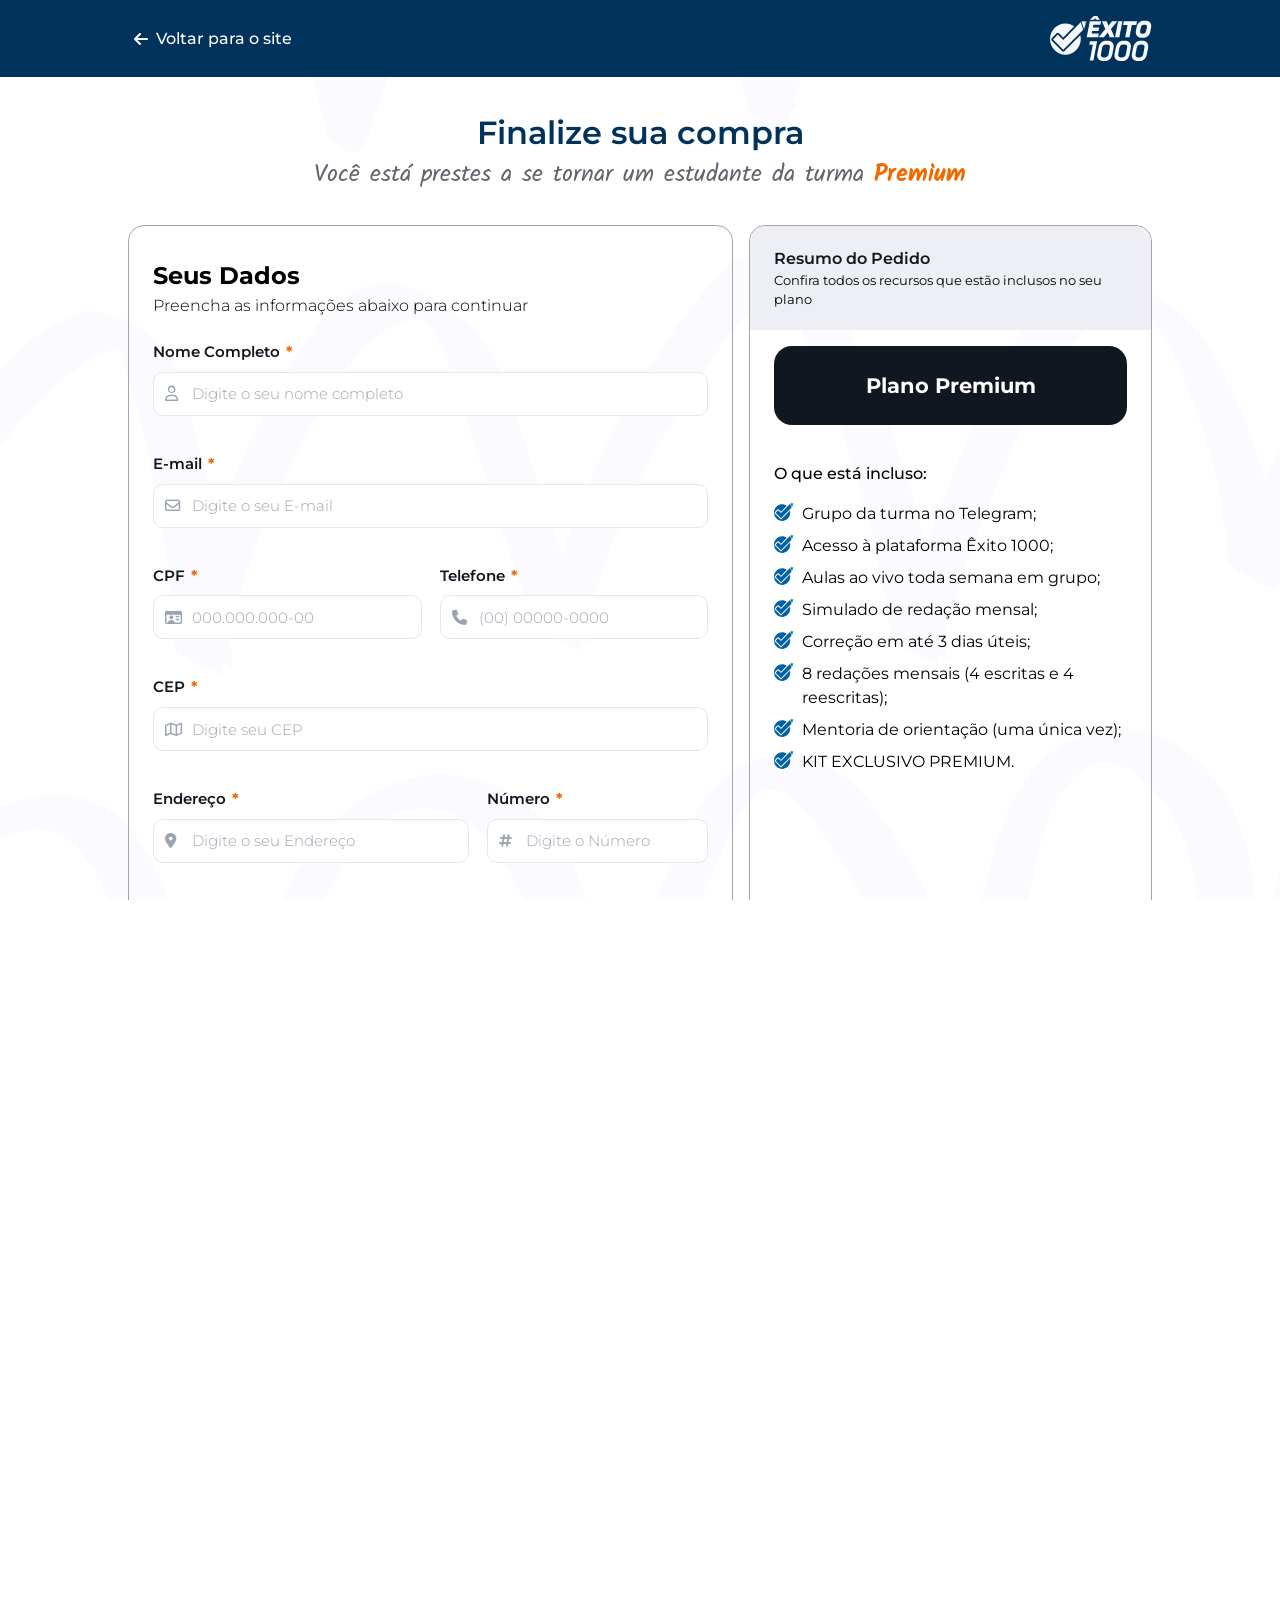
<file: pages/checkout/index.html>
<!DOCTYPE html>
<html lang="pt-br">

<head>
    <meta charset="UTF-8" />
    <meta name="viewport" content="width=device-width, initial-scale=1.0" />

    <title>Checkout | Êxito 1000</title>

    <meta name="description" content="Finalize sua inscrição no curso de redação Êxito 1000." />
    <meta name="robots" content="index,follow" />

    <link rel="icon" href="../../assets/iconlogo.svg" type="image/svg+xml" />

    <link rel="stylesheet" href="../../reset.css" />
    <link rel="stylesheet" href="../../global.css" />
    <!-- Single unified CSS for checkout, consolidated from premium.css -->
    <link rel="stylesheet" href="./checkout.css?v=05012026" />
    <link rel="stylesheet" href="../../styles/footer.css" />
    <link rel="stylesheet" href="https://unpkg.com/aos@2.3.1/dist/aos.css" />

    <script async src="https://www.googletagmanager.com/gtag/js?id=G-YR1QMVE9N9"></script>
    <script>
        window.dataLayer = window.dataLayer || [];
        function gtag() { dataLayer.push(arguments); }
        gtag('js', new Date());
        gtag('config', 'G-YR1QMVE9N9');
    </script>

    <link rel="stylesheet" href="https://cdnjs.cloudflare.com/ajax/libs/font-awesome/6.5.1/css/all.min.css">
</head>


<body>
    <header class="header-premium-page" id="header-dinamico">
        <!-- Botão desktop -->
        <a href="/" aria-label="Voltar para a página inicial">
            <button class="btn-voltar-checkout" aria-label="Voltar para o site principal"> <i
                    class="fa-solid fa-arrow-left" style="color: #ffffff;" aria-hidden="true"></i>Voltar
                para o site</button>
        </a>
        <img src="../../assets/logo.svg" alt="Logotipo do Curso Êxito 1000" class="logo-header" />
    </header>
    <main class="main-checkout-premium" id="main-checkout-dinamico">
        <section class="title-checkout-container">
            <h2>Finalize sua compra</h2>
            <p>Você está prestes a se tornar um estudante da turma <b id="dinamico-turma-nome">premium</b></p>
        </section>
        <form id="checkoutForm" class="checkout-form">
            <section class="container-checkout-forms">
                <div class="left-container-forms">
                    <div class="title-form-container">
                        <h4>Seus Dados</h4>
                        <p>Preencha as informações abaixo para continuar</p>
                    </div>
                    <div>
                        <div class="checkout-form">
                            <div class="checkout-grid">
                                <!-- Nome completo -->
                                <div class="field">
                                    <label class="label" for="nomeCompleto">Nome Completo <span class="req"
                                            aria-hidden="true">*</span></label>
                                    <div class="control">
                                        <i class="fa-regular fa-user icon" aria-hidden="true"></i>
                                        <input id="nomeCompleto" name="nomeCompleto" type="text" class="input"
                                            placeholder="Digite o seu nome completo" autocomplete="name"
                                            aria-required="true" required />
                                    </div>
                                    <small class="hint"> </small>
                                </div>

                                <!-- E-mail -->
                                <div class="field">
                                    <label class="label" for="email">E-mail <span class="req"
                                            aria-hidden="true">*</span></label>
                                    <div class="control">
                                        <i class="fa-regular fa-envelope icon" aria-hidden="true"></i>
                                        <input id="email" name="email" type="email" class="input"
                                            placeholder="Digite o seu E-mail" autocomplete="email" inputmode="email"
                                            aria-required="true" required />
                                    </div>
                                    <small class="hint" aria-live="polite"> </small>
                                </div>

                                <!-- CPF -->
                                <div class="field span-6">
                                    <label class="label" for="cpf">CPF <span class="req"
                                            aria-hidden="true">*</span></label>
                                    <div class="control">
                                        <i class="fa-regular fa-id-card icon" aria-hidden="true"></i>
                                        <input id="cpf" name="cpf" type="text" class="input"
                                            placeholder="000.000.000-00" autocomplete="off" inputmode="numeric"
                                            aria-required="true" required />
                                    </div>
                                    <small class="hint" aria-live="polite"> </small>
                                </div>

                                <!-- Telefone -->
                                <div class="field span-6">
                                    <label class="label" for="telefone">Telefone <span class="req"
                                            aria-hidden="true">*</span></label>
                                    <div class="control">
                                        <i class="fa-solid fa-phone icon" aria-hidden="true"></i>
                                        <input id="telefone" name="telefone" type="tel" class="input"
                                            placeholder="(00) 00000-0000" autocomplete="tel" inputmode="tel"
                                            aria-required="true" required />
                                    </div>
                                    <small class="hint" aria-live="polite"> </small>
                                </div>

                                <!-- CEP -->
                                <div class="field">
                                    <label class="label" for="cep">CEP <span class="req"
                                            aria-hidden="true">*</span></label>
                                    <div class="control">
                                        <i class="fa-regular fa-map icon" aria-hidden="true"></i>
                                        <input id="cep" name="cep" type="text" class="input"
                                            placeholder="Digite seu CEP" autocomplete="postal-code" inputmode="numeric"
                                            aria-required="true" required />
                                    </div>
                                    <small class="hint" aria-live="polite"> </small>
                                </div>

                                <!-- Endereço -->
                                <div class="field span-7">
                                    <label class="label" for="endereço">Endereço <span class="req"
                                            aria-hidden="true">*</span></label>
                                    <div class="control">
                                        <i class="fa-solid fa-location-dot icon" aria-hidden="true"></i>
                                        <input id="endereço" name="endereço" type="text" class="input"
                                            placeholder="Digite o seu Endereço" autocomplete="street-address"
                                            aria-required="true" required />
                                    </div>
                                    <small class="hint" aria-live="polite"> </small>
                                </div>

                                <!-- Número -->
                                <div class="field span-5">
                                    <label class="label" for="numero">Número <span class="req"
                                            aria-hidden="true">*</span></label>
                                    <div class="control">
                                        <i class="fa-solid fa-hashtag icon" aria-hidden="true"></i>
                                        <input id="numero" name="numero" type="text" class="input"
                                            placeholder="Digite o Número" autocomplete="address-line2"
                                            inputmode="numeric" aria-required="true" required />
                                    </div>
                                    <small class="hint" aria-live="polite"> </small>
                                </div>

                                <!-- Complemento -->
                                <div class="field span-7">
                                    <label class="label" for="complemento">Complemento <span class="req"
                                            aria-hidden="true">*</span></label>
                                    <div class="control">
                                        <i class="fa-regular fa-square-plus icon" aria-hidden="true"></i>
                                        <input id="complemento" name="complemento" type="text" class="input"
                                            placeholder="Digite o Complemento" autocomplete="address-line2"
                                            aria-required="true" required />
                                    </div>
                                    <small class="hint" aria-live="polite"> </small>
                                </div>

                                <!-- Bairro -->
                                <div class="field span-5">
                                    <label class="label" for="bairro">
                                        Bairro <span class="req" aria-hidden="true">*</span>
                                    </label>

                                    <div class="control">
                                        <i class="fa-solid fa-house icon" aria-hidden="true"></i>
                                        <input id="bairro" name="bairro" type="text" class="input"
                                            placeholder="Digite o seu Bairro" autocomplete="address-level3"
                                            aria-required="true" required />
                                    </div>

                                    <small class="hint" aria-live="polite"> </small>
                                </div>

                                <!-- Estado -->
                                <div class="field span-5">
                                    <label class="label" for="state">Estado <span class="req"
                                            aria-hidden="true">*</span></label>
                                    <div class="control">
                                        <i class="fa-regular fa-flag icon" aria-hidden="true"></i>
                                        <select id="state" name="state" class="select" aria-required="true" required>
                                            <option value="" selected disabled>Selecione o seu Estado</option>
                                        </select>
                                        <i class="fa-solid fa-chevron-down chevron" aria-hidden="true"></i>
                                    </div>
                                    <small class="hint" aria-live="polite"> </small>
                                </div>

                                <!-- Cidade -->
                                <div class="field span-7">
                                    <label class="label" for="city">Cidade <span class="req"
                                            aria-hidden="true">*</span></label>
                                    <div class="control">
                                        <i class="fa-regular fa-building icon" aria-hidden="true"></i>
                                        <select id="city" name="city" class="select" aria-required="true" required
                                            disabled>
                                            <option value="" selected disabled>Selecione a sua Cidade</option>
                                        </select>
                                        <i class="fa-solid fa-chevron-down chevron" aria-hidden="true"></i>
                                    </div>
                                    <small class="hint" aria-live="polite"> </small>
                                </div>

                                <!-- Ponto de Referência -->
                                <div class="field">
                                    <label class="label" for="referencia">Ponto de Referência <span class="req"
                                            aria-hidden="true">*</span></label>
                                    <div class="control">
                                        <i class="fa-regular fa-compass icon" aria-hidden="true"></i>
                                        <input id="referencia" name="referencia" type="text" class="input"
                                            placeholder="Digite o Ponto de Referência" autocomplete="off"
                                            aria-required="true" required />
                                    </div>
                                    <small class="hint" aria-live="polite"> </small>
                                </div>

                                <!-- Indicação -->
                                <div class="field">
                                    <label class="label" for="partnerReferral">Você recebeu indicação de algum parceiro?
                                        <span class="req" aria-hidden="true">*</span></label>
                                    <div class="control">
                                        <i class="fa-regular fa-handshake icon" aria-hidden="true"></i>
                                        <select id="partnerReferral" name="partnerReferral" class="select"
                                            aria-required="true" required>
                                            <option value="" selected disabled>Selecione a Indicação</option>

                                            <option value="@soualicesouza">@soualicesouza</option>
                                            <option value="@becamedicina">@becamedicina</option>
                                            <option value="@studigabis">@studigabis</option>
                                            <option value="@pedroestudies_">@pedroestudies_</option>
                                            <option value="@juliafilgueiraa">@juliafilgueiraa</option>
                                            <option value="@majuaabreu">@majuaabreu</option>
                                            <option value="@tulio.studies">@tulio.studies</option>
                                            <option value="@milidailylife">@milidailylife</option>

                                            <option value="nao_veio_por_indicacao">
                                                Não vim por indicação de nenhum dos parceiros acima.
                                            </option>
                                        </select>
                                        <i class="fa-solid fa-chevron-down chevron" aria-hidden="true"></i>
                                    </div>
                                    <small class="hint" aria-live="polite"> </small>
                                </div>
                            </div>
                        </div>

                    </div>
                </div>
                <!-- Resumo Plano -->
                <div class="right-container-forms">
                    <div class="resume-plan-contain">
                        <h4 class="resume-plain-title">Resumo do Pedido</h4>
                        <p class="resume-plan-description">Confira todos os recursos que estão inclusos no seu plano</p>
                    </div>
                    <div class="resume-btn-plan">
                        <button class="plan-contain-btn" type="button" id="dinamico-botao-plano">Plano premium</button>
                    </div>
                    <div class="plan-resume-card">
                        <p class="plan-included">O que está incluso:</p>
                        <ul class="plan-resume-list" id="dinamico-lista-beneficios">
                            <!-- Populated dynamically via JS -->
                        </ul>
                    </div>

                </div>
            </section>
            <section class="bottom-container-forms">
                <div class="title-form-container">
                    <h4>Pagamento</h4>
                    <p>Forma de pagamento escolhida</p>
                </div>

                <div class="payment-method-card" id="dinamico-metodo-pagamento-card">
                    <!-- Populated dynamically via forms.js -->
                </div>

                <div class="payment-footer">
                    <label class="terms-label" for="terms">
                        <input type="checkbox" id="terms" name="terms" aria-required="true" required>
                        <span>Eu li e aceito os <a href="#" aria-label="Ler Termos de Uso">Termos de Uso</a> e a <a
                                href="#" aria-label="Ler Política de Privacidade">Política de
                                Privacidade</a>.</span>
                    </label>

                    <button type="submit" class="btn-generate-boleto" id="dinamico-botao-submit"
                        aria-label="Botão para confirmar a compra">
                        Finalizar Compra
                    </button>

                    <div class="security-info">
                        <span><i class="fa-solid fa-lock"></i> Pagamento Seguro</span>
                        <span><i class="fa-solid fa-shield-halved"></i> Dados protegidos</span>
                    </div>
                </div>
            </section>
        </form>
    </main>
    <footer class="bg-footer" itemscope itemtype="https://schema.org/Organization">
        <div class="container-nav-footer">
            <nav>
                <p class="nav-footer-title">A Êxito 1000</p>
                <ul class="nav-footer">
                    <li><a href="#metodo">Método</a></li>
                    <li><a href="#professor">Sobre o Curso</a></li>
                    <li><a href="#planos">Planos</a></li>
                </ul>
            </nav>
        </div>
        <div class="logo-footer">
            <img src="../../assets/logo.svg" alt="Símbolo oficial Êxito 1000" />
            <a href="https://www.instagram.com/redacaoexito1000/" target="_blank" aria-label="Acesse nosso Instagram">
                <img src="../../assets/icon/icon-insta.svg" alt="Instagram do curso de redação Êxito 1000" />
            </a>
        </div>
        <div>
            <p class="copy-footer">© 2026 <span itemprop="name">Êxito 1000</span> | Todos Os Direitos Reservados</p>
        </div>
    </footer>
    <script src="../../utils/forms.js"></script>
    <script>
        document.addEventListener("DOMContentLoaded", () => {
            // Iniciar formulário dinâmico que lê a URI
            initDynamicCheckout();
        });
    </script>
</body>

</html>
</file>
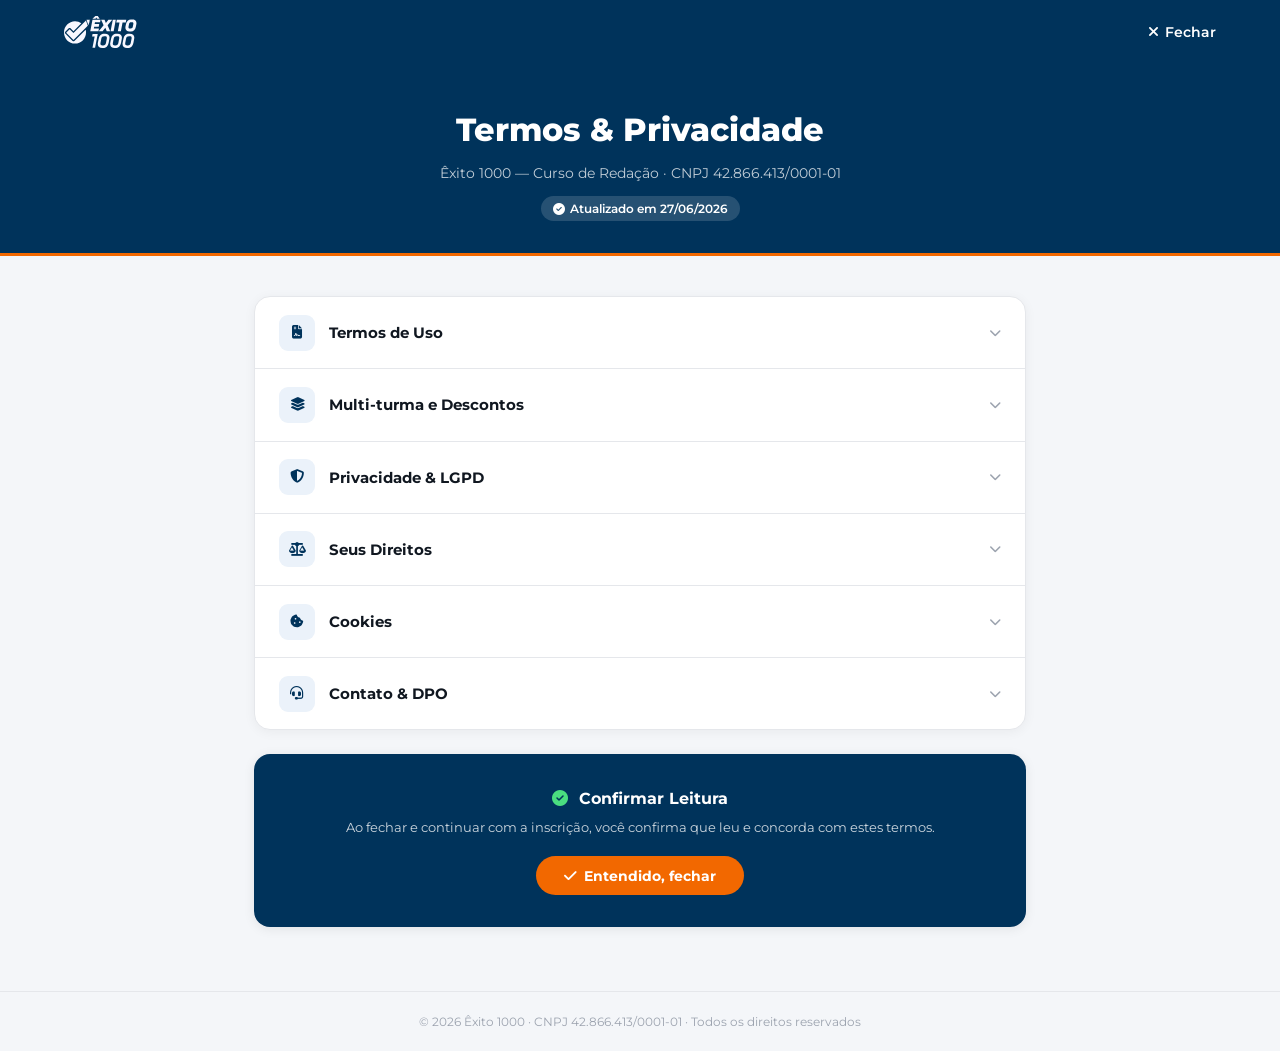
<file: pages/politicas/index.html>
<!DOCTYPE html>
<html lang="pt-br">
<head>
  <meta charset="UTF-8" />
  <meta name="viewport" content="width=device-width, initial-scale=1.0" />
  <title>Termos & Privacidade | Êxito 1000</title>
  <meta name="description" content="Termos de Uso, Privacidade (LGPD) e Cookies do Curso de Redação Êxito 1000." />
  <link rel="icon" href="../../assets/iconlogo.svg" type="image/svg+xml" />
  <link rel="stylesheet" href="https://cdnjs.cloudflare.com/ajax/libs/font-awesome/6.5.1/css/all.min.css" crossorigin="anonymous" />
  <link rel="preconnect" href="https://fonts.googleapis.com" />
  <link rel="preconnect" href="https://fonts.gstatic.com" crossorigin />
  <link href="https://fonts.googleapis.com/css2?family=Montserrat:wght@400;500;600;700;800&display=swap" rel="stylesheet" />

  <style>
    *, *::before, *::after { box-sizing: border-box; margin: 0; padding: 0; }

    body {
      font-family: 'Montserrat', sans-serif;
      font-weight: 400;
      font-size: 15px;
      line-height: 1.6;
      color: #101720;
      background: #F4F6F9;
      -webkit-font-smoothing: antialiased;
    }

    /* ── Header ── */
    header {
      background: #00335B;
      padding: 1rem 5%;
      display: flex;
      align-items: center;
      justify-content: space-between;
    }

    header img { height: 32px; }

    .btn-fechar {
      display: inline-flex;
      align-items: center;
      gap: 6px;
      background: transparent;
      border: none;
      color: #fff;
      font-family: 'Montserrat', sans-serif;
      font-size: 0.875rem;
      font-weight: 600;
      cursor: pointer;
    }
    .btn-fechar:hover { opacity: 0.8; }

    /* ── Hero ── */
    .hero {
      background: #00335B;
      color: #fff;
      text-align: center;
      padding: 2.5rem 5% 2rem;
      border-bottom: 3px solid #F26800;
    }
    .hero h1 {
      font-size: clamp(1.4rem, 3.5vw, 2rem);
      font-weight: 800;
      margin-bottom: 0.4rem;
    }
    .hero p {
      font-size: 0.875rem;
      opacity: 0.75;
      font-weight: 400;
    }
    .updated-pill {
      display: inline-flex;
      align-items: center;
      gap: 5px;
      background: rgba(255,255,255,0.15);
      border-radius: 20px;
      padding: 3px 12px;
      font-size: 0.75rem;
      font-weight: 600;
      margin-top: 0.75rem;
    }

    /* ── Main ── */
    main {
      width: 100%;
      max-width: 900px;
      margin: 2.5rem auto 4rem;
      padding: 0 5%;
      display: flex;
      flex-direction: column;
      gap: 1.5rem;
    }

    .accordion-group {
      background: #fff;
      border-radius: 16px;
      border: 1px solid #E5E7EB;
      overflow: hidden;
      box-shadow: 0 2px 12px rgba(0,0,0,0.05);
    }

    /* ── Accordion ── */
    .accordion {
      background: transparent;
      border: none;
      border-bottom: 1px solid #E5E7EB;
      overflow: hidden;
    }
    .accordion:last-child { border-bottom: none; }

    .accordion-trigger {
      width: 100%;
      background: none;
      border: none;
      padding: 1.1rem 1.5rem;
      display: flex;
      align-items: center;
      gap: 0.875rem;
      cursor: pointer;
      text-align: left;
      font-family: 'Montserrat', sans-serif;
      font-weight: 700;
      font-size: 0.95rem;
      color: #101720;
      transition: background 0.15s, color 0.15s;
    }
    .accordion-trigger:hover { background: #F8FAFC; }
    .accordion-trigger[aria-expanded="true"] { color: #00335B; background: #F0F6FF; }

    .accordion-icon-wrap {
      width: 36px;
      height: 36px;
      border-radius: 9px;
      background: #EBF2FA;
      display: flex;
      align-items: center;
      justify-content: center;
      flex-shrink: 0;
      color: #00335B;
      font-size: 0.85rem;
      transition: background 0.2s, color 0.2s;
    }
    .accordion-trigger[aria-expanded="true"] .accordion-icon-wrap {
      background: #00335B;
      color: #fff;
    }

    .accordion-label { flex: 1; }

    .accordion-chevron {
      color: #9CA3AF;
      font-size: 0.75rem;
      transition: transform 0.25s;
      flex-shrink: 0;
    }
    .accordion-trigger[aria-expanded="true"] .accordion-chevron {
      transform: rotate(180deg);
      color: #00335B;
    }

    .accordion-body {
      overflow: hidden;
      max-height: 0;
      transition: max-height 0.3s ease;
    }
    .accordion-body.open { max-height: 1200px; }

    .accordion-content {
      padding: 0.25rem 1.5rem 1.5rem 1.5rem;
      font-size: 0.875rem;
      color: #4B5563;
      line-height: 1.75;
      font-weight: 400;
    }

    .accordion-content p { margin-bottom: 0.65rem; }
    .accordion-content p:last-child { margin-bottom: 0; }

    .accordion-content ul {
      padding-left: 0;
      list-style: none;
      display: flex;
      flex-direction: column;
      gap: 6px;
      margin: 0.5rem 0 0.75rem;
    }
    .accordion-content ul li {
      display: flex;
      align-items: flex-start;
      gap: 8px;
    }
    .accordion-content ul li::before {
      content: '';
      width: 6px;
      height: 6px;
      border-radius: 50%;
      background: #F26800;
      flex-shrink: 0;
      margin-top: 7px;
    }

    .highlight {
      display: flex;
      align-items: flex-start;
      gap: 8px;
      background: #FFF7ED;
      border-left: 3px solid #F26800;
      border-radius: 6px;
      padding: 0.75rem 1rem;
      margin: 0.5rem 0;
      font-size: 0.8rem;
      color: #92400E;
      font-weight: 500;
    }
    .highlight i { flex-shrink: 0; margin-top: 2px; }

    .highlight--blue {
      background: #EFF6FF;
      border-left-color: #00335B;
      color: #1E3A5F;
    }
    .highlight--green {
      background: #F0FDF4;
      border-left-color: #005B35;
      color: #14532D;
    }

    strong { color: #101720; font-weight: 700; }

    a { color: #00335B; font-weight: 600; text-decoration: underline; }

    /* ── Aceite card ── */
    .aceite-card {
      background: #00335B;
      border-radius: 16px;
      padding: 2rem 1.5rem;
      text-align: center;
      color: #fff;
      box-shadow: 0 2px 12px rgba(0,0,0,0.08);
    }
    .aceite-card h3 {
      font-size: 1rem;
      font-weight: 700;
      margin-bottom: 0.4rem;
    }
    .aceite-card p {
      font-size: 0.8rem;
      opacity: 0.8;
      margin-bottom: 1.1rem;
      font-weight: 400;
    }
    .btn-aceite {
      display: inline-flex;
      align-items: center;
      gap: 7px;
      background: #F26800;
      color: #fff;
      border: none;
      border-radius: 40px;
      padding: 0.65rem 1.75rem;
      font-size: 0.9rem;
      font-weight: 700;
      font-family: 'Montserrat', sans-serif;
      cursor: pointer;
      transition: filter 0.15s;
    }
    .btn-aceite:hover { filter: brightness(1.1); }

    /* ── Footer ── */
    footer {
      text-align: center;
      padding: 1.25rem 5%;
      font-size: 0.75rem;
      color: #9CA3AF;
      font-weight: 400;
      border-top: 1px solid #E5E7EB;
    }
  </style>
</head>
<body>

<header>
  <img src="../../assets/logo.svg" alt="Êxito 1000" />
  <button class="btn-fechar" onclick="window.close()">
    <i class="fa-solid fa-xmark"></i> Fechar
  </button>
</header>

<div class="hero">
  <h1>Termos & Privacidade</h1>
  <p>Êxito 1000 — Curso de Redação · CNPJ 42.866.413/0001-01</p>
  <div class="updated-pill">
    <i class="fa-solid fa-circle-check"></i> Atualizado em 27/06/2026
  </div>
</div>

<main>

  <div class="accordion-group">

  <!-- 1. Termos de Uso -->
  <div class="accordion">
    <button class="accordion-trigger" aria-expanded="false" aria-controls="acc1">
      <span class="accordion-icon-wrap"><i class="fa-solid fa-file-contract"></i></span>
      <span class="accordion-label">Termos de Uso</span>
      <i class="fa-solid fa-chevron-down accordion-chevron"></i>
    </button>
    <div class="accordion-body" id="acc1" role="region">
      <div class="accordion-content">
        <p>Ao realizar sua inscrição no <strong>Êxito 1000</strong>, você concorda com estes termos. Caso discorde, não realize a inscrição.</p>
        <ul>
          <li>Aulas ao vivo semanais, correção de redações e acesso à plataforma digital</li>
          <li>Plano Diamante: limite de <strong>10 vagas por turma</strong></li>
          <li>Duração: <strong>5 a 7 mensalidades</strong> conforme a turma</li>

        </ul>
        <div class="highlight">
          <i class="fa-solid fa-triangle-exclamation"></i>
          <span><strong>Cancelamento:</strong> avise com 30 dias de antecedência. O mês do aviso ainda é cobrado e será o último.</span>
        </div>
        <p>Todo o conteúdo (materiais, vídeos, metodologia) é propriedade exclusiva do Êxito 1000. A reprodução não autorizada é proibida.</p>
      </div>
    </div>
  </div>

  <!-- 2. Multi-turma -->
  <div class="accordion">
    <button class="accordion-trigger" aria-expanded="false" aria-controls="acc2">
      <span class="accordion-icon-wrap"><i class="fa-solid fa-layer-group"></i></span>
      <span class="accordion-label">Multi-turma e Descontos</span>
      <i class="fa-solid fa-chevron-down accordion-chevron"></i>
    </button>
    <div class="accordion-body" id="acc2" role="region">
      <div class="accordion-content">
        <p>Você pode se inscrever em mais de uma turma com as seguintes condições:</p>
        <ul>
          <li>Mensalidade <strong>integral</strong> da turma principal</li>
          <li>Apenas <strong>40% da mensalidade</strong> de cada turma adicional</li>
          <li><strong>Uma única taxa de adesão</strong>, independente do número de turmas</li>
        </ul>
        <div class="highlight--green">
          <i class="fa-solid fa-circle-check" style="flex-shrink:0;margin-top:2px;"></i>
          <span>O cancelamento multi-turma segue a mesma regra: aviso com 30 dias de antecedência.</span>
        </div>
      </div>
    </div>
  </div>

  <!-- 3. Privacidade LGPD -->
  <div class="accordion">
    <button class="accordion-trigger" aria-expanded="false" aria-controls="acc3">
      <span class="accordion-icon-wrap"><i class="fa-solid fa-shield-halved"></i></span>
      <span class="accordion-label">Privacidade & LGPD</span>
      <i class="fa-solid fa-chevron-down accordion-chevron"></i>
    </button>
    <div class="accordion-body" id="acc3" role="region">
      <div class="accordion-content">
        <p>Tratamos seus dados em conformidade com a <strong>Lei Geral de Proteção de Dados (LGPD — Lei 13.709/2018)</strong>.</p>
        <p><strong>Dados coletados:</strong> nome, e-mail, CPF, telefone, endereço, turma e plano selecionados.</p>
        <p><strong>Finalidade:</strong> gestão da matrícula, envio de materiais, emissão de boletos, comunicações do curso.</p>
        <ul>
          <li>Não vendemos seus dados a terceiros para fins comerciais</li>
          <li>Compartilhamos apenas com Google Workspace (gestão interna) e Google Analytics (tráfego anonimizado)</li>
          <li>Retenção: pelo prazo contratual + mínimo legal de 5 anos para fins fiscais</li>
        </ul>
        <div class="highlight--blue">
          <i class="fa-solid fa-circle-info" style="flex-shrink:0;margin-top:2px;"></i>
          <span>Base legal: execução de contrato, legítimo interesse e cumprimento de obrigação legal (art. 7º da LGPD).</span>
        </div>
      </div>
    </div>
  </div>

  <!-- 4. Seus Direitos -->
  <div class="accordion">
    <button class="accordion-trigger" aria-expanded="false" aria-controls="acc4">
      <span class="accordion-icon-wrap"><i class="fa-solid fa-scale-balanced"></i></span>
      <span class="accordion-label">Seus Direitos</span>
      <i class="fa-solid fa-chevron-down accordion-chevron"></i>
    </button>
    <div class="accordion-body" id="acc4" role="region">
      <div class="accordion-content">
        <p>Nos termos da LGPD, você pode a qualquer momento:</p>
        <ul>
          <li>Acessar e corrigir seus dados pessoais</li>
          <li>Solicitar a exclusão ou anonimização</li>
          <li>Revogar o consentimento para comunicações de marketing</li>
          <li>Solicitar a portabilidade dos seus dados</li>
        </ul>
        <p>Respondemos em até <strong>15 dias úteis</strong>. Entre em contato via WhatsApp ou Instagram abaixo. Reclamações não atendidas podem ser registradas na <a href="https://www.gov.br/anpd/" target="_blank" rel="noopener">ANPD</a>.</p>
      </div>
    </div>
  </div>

  <!-- 5. Cookies -->
  <div class="accordion">
    <button class="accordion-trigger" aria-expanded="false" aria-controls="acc5">
      <span class="accordion-icon-wrap"><i class="fa-solid fa-cookie-bite"></i></span>
      <span class="accordion-label">Cookies</span>
      <i class="fa-solid fa-chevron-down accordion-chevron"></i>
    </button>
    <div class="accordion-body" id="acc5" role="region">
      <div class="accordion-content">
        <ul>
          <li><strong>Essenciais:</strong> funcionamento do formulário. Não podem ser desativados.</li>
          <li><strong>Análise (Google Analytics):</strong> dados anonimizados sobre navegação. Podem ser recusados instalando o <a href="https://tools.google.com/dlpage/gaoptout" target="_blank" rel="noopener">complemento de desativação</a>.</li>
          <li><strong>Preferência:</strong> lembram suas escolhas entre visitas.</li>
        </ul>
        <p style="margin-top:0.5rem;">Gerencie ou desative cookies nas configurações do seu navegador.</p>
      </div>
    </div>
  </div>

  <!-- 6. Contato -->
  <div class="accordion">
    <button class="accordion-trigger" aria-expanded="false" aria-controls="acc6">
      <span class="accordion-icon-wrap"><i class="fa-solid fa-headset"></i></span>
      <span class="accordion-label">Contato & DPO</span>
      <i class="fa-solid fa-chevron-down accordion-chevron"></i>
    </button>
    <div class="accordion-body" id="acc6" role="region">
      <div class="accordion-content">
        <ul>
          <li><strong>WhatsApp:</strong> <a href="https://api.whatsapp.com/send?phone=5571996888181" target="_blank" rel="noopener">(71) 99688-8181</a></li>
          <li><strong>Instagram:</strong> <a href="https://www.instagram.com/redacaoexito1000/" target="_blank" rel="noopener">@redacaoexito1000</a></li>
          <li><strong>CNPJ:</strong> 42.866.413/0001-01</li>
        </ul>
      </div>
    </div>
  </div>

  </div><!-- /accordion-group -->

  <!-- Aceite -->
  <div class="aceite-card">
    <h3><i class="fa-solid fa-circle-check" style="color:#4ADE80;margin-right:6px;"></i> Confirmar Leitura</h3>
    <p>Ao fechar e continuar com a inscrição, você confirma que leu e concorda com estes termos.</p>
    <button class="btn-aceite" onclick="window.close()">
      <i class="fa-solid fa-check"></i> Entendido, fechar
    </button>
  </div>

</main>

<footer>
  <p>© 2026 Êxito 1000 · CNPJ 42.866.413/0001-01 · Todos os direitos reservados</p>
</footer>

<script>
  document.querySelectorAll('.accordion-trigger').forEach(trigger => {
    trigger.addEventListener('click', () => {
      const expanded = trigger.getAttribute('aria-expanded') === 'true';
      const bodyId   = trigger.getAttribute('aria-controls');
      const body     = document.getElementById(bodyId);

      // Fechar outros
      document.querySelectorAll('.accordion-trigger').forEach(t => {
        t.setAttribute('aria-expanded', 'false');
        const b = document.getElementById(t.getAttribute('aria-controls'));
        if (b) b.classList.remove('open');
      });

      // Alternar atual
      if (!expanded) {
        trigger.setAttribute('aria-expanded', 'true');
        body.classList.add('open');
      }
    });
  });
</script>

</body>
</html>
</file>
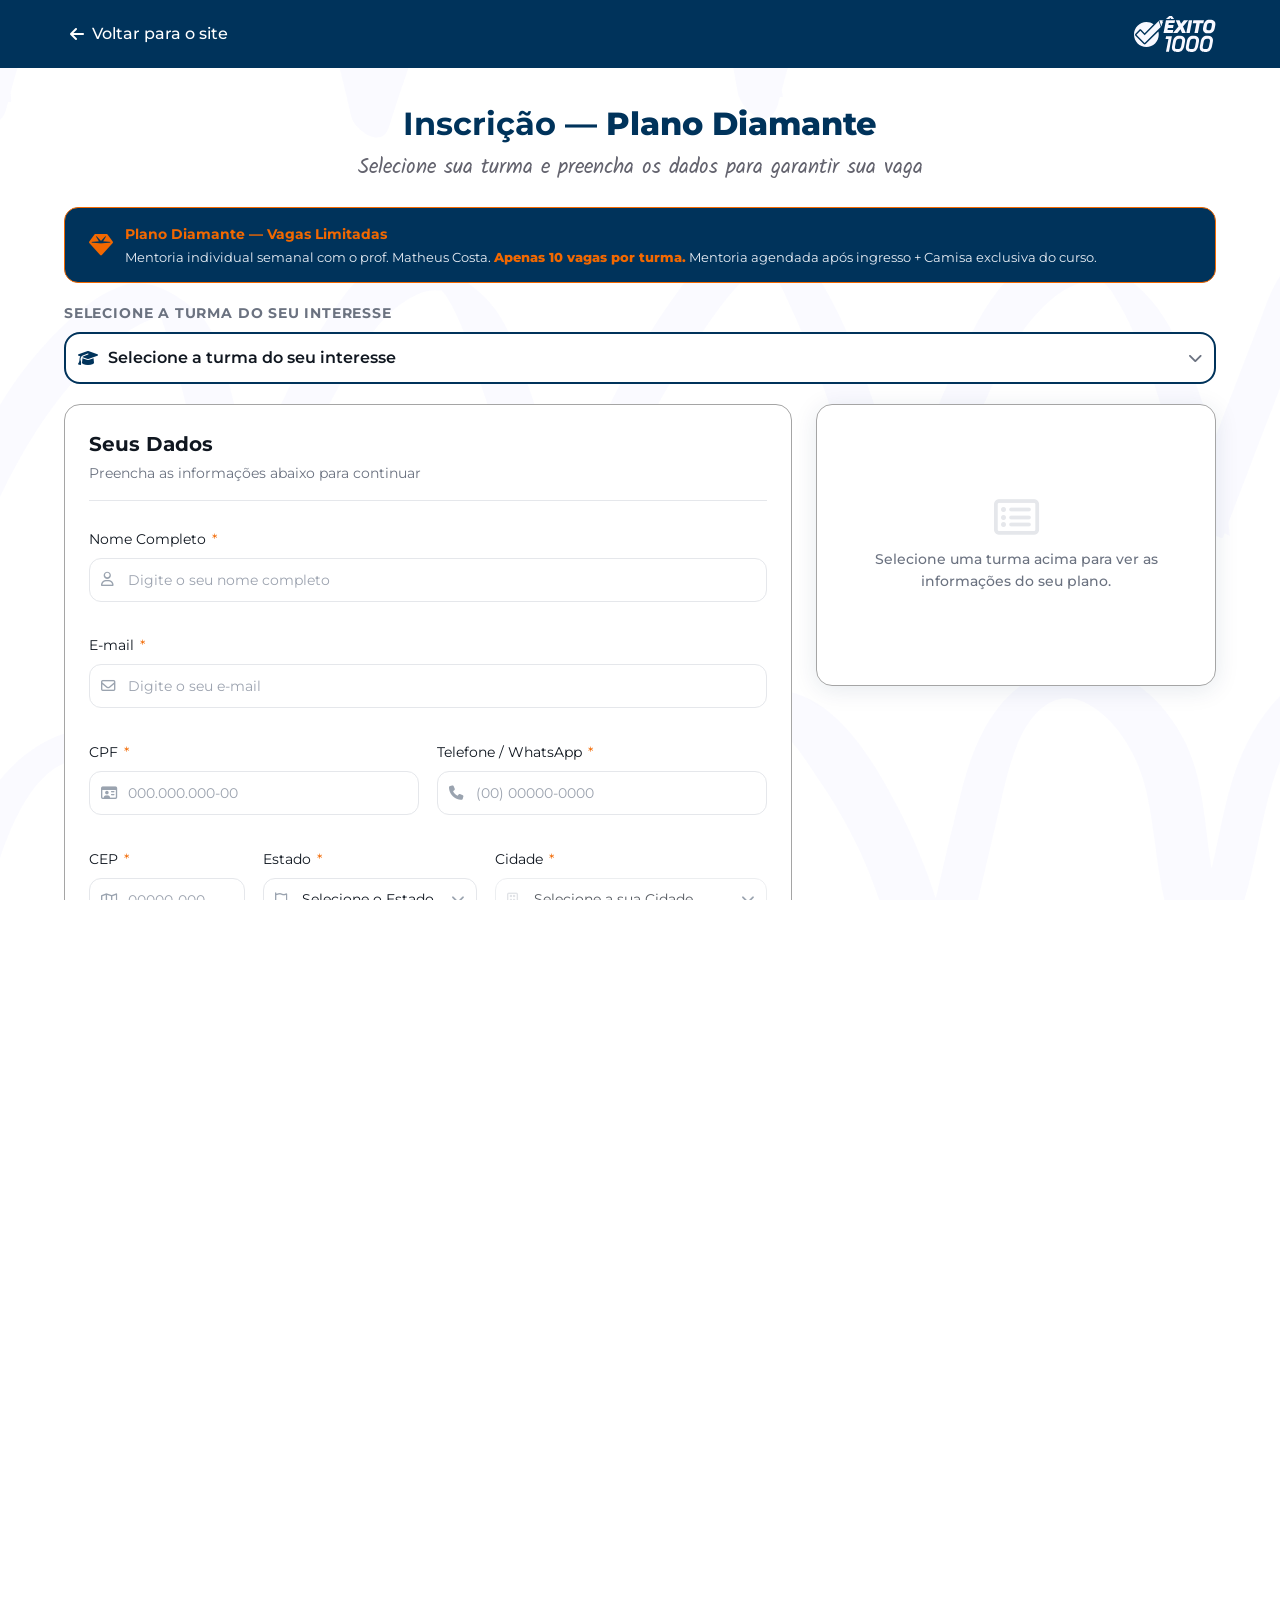
<file: planos/diamante.html>
<!DOCTYPE html>
<html lang="pt-br">

<head>
  <meta charset="UTF-8" />
  <meta name="viewport" content="width=device-width, initial-scale=1.0" />

  <title>Inscrição - Plano Diamante | Êxito 1000</title>
  <meta name="description"
    content="Faça sua inscrição no Plano Diamante do Curso de Redação Êxito 1000. Mentoria individual semanal, redações ilimitadas e muito mais. Turmas ENEM, Bahiana e UNEB/UESB." />
  <meta name="robots" content="index,follow" />
  <link rel="canonical" href="https://redacaoexito1000.com.br/planos/diamante.html" />

  <link rel="icon" href="../assets/iconlogo.svg" type="image/svg+xml" />

  <!-- CSS -->
  <link rel="stylesheet" href="../reset.css" />
  <link rel="stylesheet" href="../global.css" />
  <link rel="stylesheet" href="./planos.css" />
  <link rel="stylesheet" href="../styles/footer.css" />

  <!-- Font Awesome -->
  <link rel="stylesheet"
    href="https://cdnjs.cloudflare.com/ajax/libs/font-awesome/6.5.1/css/all.min.css"
    crossorigin="anonymous" referrerpolicy="no-referrer" />

  <!-- Google Analytics -->
  <script async src="https://www.googletagmanager.com/gtag/js?id=G-YR1QMVE9N9"></script>
  <script>
    window.dataLayer = window.dataLayer || [];
    function gtag() { dataLayer.push(arguments); }
    gtag('js', new Date());
    gtag('config', 'G-YR1QMVE9N9');
  </script>
</head>

<body>

  <!-- ── Header ─────────────────────────────────────────────── -->
  <header class="planos-header">
    <a href="/" aria-label="Voltar para a página inicial">
      <button class="btn-voltar-planos" aria-label="Voltar para o site principal">
        <i class="fa-solid fa-arrow-left" aria-hidden="true"></i>
        Voltar para o site
      </button>
    </a>
    <img src="../assets/logo.svg" alt="Logotipo do Curso Êxito 1000" class="logo-header" />
  </header>

  <!-- ── Main ───────────────────────────────────────────────── -->
  <main class="planos-main" id="planos-main">

    <!-- Título da página -->
    <section class="planos-title-section">
      <h1>Inscrição — <b style="color:#00335B;">Plano Diamante</b></h1>
      <p>Selecione sua turma e preencha os dados para garantir sua vaga</p>
    </section>

    <!-- Destaque Diamante -->
    <div style="
      background: #00335B;
      border: 1px solid #F26800;
      border-radius: 14px;
      padding: 1rem 1.5rem;
      margin-bottom: 1.25rem;
      display: flex;
      align-items: center;
      gap: 0.75rem;
    " role="note" aria-label="Destaque do Plano Diamante">
      <i class="fa-solid fa-gem" style="color:#F26800;font-size:1.5rem;flex-shrink:0;" aria-hidden="true"></i>
      <div>
        <p style="color:#F26800;font-weight:700;font-size:0.9rem;margin:0 0 2px;">Plano Diamante — Vagas Limitadas</p>
        <p style="color:#e8eef5;font-size:0.82rem;margin:0;line-height:1.4;">
          Mentoria individual semanal com o prof. Matheus Costa.
          <strong style="color:#F26800;">Apenas 10 vagas por turma.</strong>
          Mentoria agendada após ingresso + Camisa exclusiva do curso.
        </p>
      </div>
    </div>

    <!-- Passo 1: Select de Interesse (100% width) -->
    <div class="select-turma-row" role="group" aria-labelledby="label-turma">
      <label id="label-turma" for="tipoTurma">
        Selecione a turma do seu interesse
      </label>
      <div class="select-turma-wrapper">
        <i class="fa-solid fa-graduation-cap icon-turma" aria-hidden="true"></i>
        <select id="tipoTurma" name="tipoTurma" aria-required="true" required>
          <option value="" selected disabled>Selecione a turma do seu interesse</option>
          <option value="enem">ENEM</option>
          <option value="bahiana">Bahiana (EBMSP)</option>
          <option value="uneb_uesb">UNEB &amp; UESB</option>
          <option value="enem_bahiana">ENEM + Bahiana (EBMSP)</option>
          <option value="enem_uneb_uesb">ENEM + UNEB &amp; UESB</option>
          <option value="bahiana_uneb_uesb">Bahiana (EBMSP) + UNEB &amp; UESB</option>
          <option value="enem_bahiana_uneb_uesb">ENEM + Bahiana (EBMSP) + UNEB &amp; UESB</option>
        </select>
        <i class="fa-solid fa-chevron-down chevron-turma" aria-hidden="true"></i>
      </div>
    </div>

    <!-- Grid principal -->
    <div class="planos-grid">

      <!-- ── Coluna Esquerda: Formulário ────────────────────── -->
      <form id="checkoutForm" class="form-col" novalidate>

        <!-- Dados pessoais -->
        <div class="form-section-header">
          <h4>Seus Dados</h4>
          <p>Preencha as informações abaixo para continuar</p>
        </div>

        <div class="checkout-grid">

          <!-- Nome completo -->
          <div class="field">
            <label class="label" for="nomeCompleto">
              Nome Completo <span class="req" aria-hidden="true">*</span>
            </label>
            <div class="control">
              <i class="fa-regular fa-user icon" aria-hidden="true"></i>
              <input id="nomeCompleto" name="nomeCompleto" type="text" class="input"
                placeholder="Digite o seu nome completo" autocomplete="name"
                aria-required="true" required />
            </div>
            <small class="hint" aria-live="polite"> </small>
          </div>

          <!-- E-mail -->
          <div class="field">
            <label class="label" for="email">
              E-mail <span class="req" aria-hidden="true">*</span>
            </label>
            <div class="control">
              <i class="fa-regular fa-envelope icon" aria-hidden="true"></i>
              <input id="email" name="email" type="email" class="input"
                placeholder="Digite o seu e-mail" autocomplete="email" inputmode="email"
                aria-required="true" required />
            </div>
            <small class="hint" aria-live="polite"> </small>
          </div>

          <!-- CPF -->
          <div class="field span-6">
            <label class="label" for="cpf">
              CPF <span class="req" aria-hidden="true">*</span>
            </label>
            <div class="control">
              <i class="fa-regular fa-id-card icon" aria-hidden="true"></i>
              <input id="cpf" name="cpf" type="text" class="input"
                placeholder="000.000.000-00" autocomplete="off" inputmode="numeric"
                aria-required="true" required />
            </div>
            <small class="hint" aria-live="polite"> </small>
          </div>

          <!-- Telefone -->
          <div class="field span-6">
            <label class="label" for="telefone">
              Telefone / WhatsApp <span class="req" aria-hidden="true">*</span>
            </label>
            <div class="control">
              <i class="fa-solid fa-phone icon" aria-hidden="true"></i>
              <input id="telefone" name="telefone" type="tel" class="input"
                placeholder="(00) 00000-0000" autocomplete="tel" inputmode="tel"
                aria-required="true" required />
            </div>
            <small class="hint" aria-live="polite"> </small>
          </div>

          <!-- CEP + Estado + Cidade — mesma linha -->
          <div class="field span-3">
            <label class="label" for="cep">
              CEP <span class="req" aria-hidden="true">*</span>
            </label>
            <div class="control">
              <i class="fa-regular fa-map icon" aria-hidden="true"></i>
              <input id="cep" name="cep" type="text" class="input"
                placeholder="00000-000" autocomplete="postal-code" inputmode="numeric"
                aria-required="true" required />
            </div>
            <small class="hint" aria-live="polite"> </small>
          </div>

          <div class="field span-4">
            <label class="label" for="state">
              Estado <span class="req" aria-hidden="true">*</span>
            </label>
            <div class="control">
              <i class="fa-regular fa-flag icon" aria-hidden="true"></i>
              <select id="state" name="state" class="select" aria-required="true" required>
                <option value="" selected disabled>Selecione o Estado</option>
              </select>
              <i class="fa-solid fa-chevron-down chevron" aria-hidden="true"></i>
            </div>
            <small class="hint" aria-live="polite"> </small>
          </div>

          <div class="field span-5">
            <label class="label" for="city">
              Cidade <span class="req" aria-hidden="true">*</span>
            </label>
            <div class="control">
              <i class="fa-regular fa-building icon" aria-hidden="true"></i>
              <select id="city" name="city" class="select" aria-required="true" required disabled>
                <option value="" selected disabled>Selecione a Cidade</option>
              </select>
              <i class="fa-solid fa-chevron-down chevron" aria-hidden="true"></i>
            </div>
            <small class="hint" aria-live="polite"> </small>
          </div>

          <!-- Endereço + Número + Complemento — mesma linha -->
          <div class="field span-7">
            <label class="label" for="endereco">
              Endereço <span class="req" aria-hidden="true">*</span>
            </label>
            <div class="control">
              <i class="fa-solid fa-location-dot icon" aria-hidden="true"></i>
              <input id="endereco" name="endereco" type="text" class="input"
                placeholder="Rua, Avenida, Travessa, etc." autocomplete="street-address"
                aria-required="true" required />
            </div>
            <small class="hint" aria-live="polite"> </small>
          </div>

          <div class="field span-2">
            <label class="label" for="numero">
              Número <span class="req" aria-hidden="true">*</span>
            </label>
            <div class="control">
              <i class="fa-solid fa-hashtag icon" aria-hidden="true"></i>
              <input id="numero" name="numero" type="text" class="input"
                placeholder="123" autocomplete="address-line2" inputmode="numeric"
                aria-required="true" required />
            </div>
            <small class="hint" aria-live="polite"> </small>
          </div>

          <div class="field span-3">
            <label class="label" for="complemento">Complemento</label>
            <div class="control">
              <i class="fa-regular fa-comment-dots icon" aria-hidden="true"></i>
              <input id="complemento" name="complemento" type="text" class="input"
                placeholder="Apto, Bloco..." autocomplete="address-line3" />
            </div>
            <small class="hint" aria-live="polite"> </small>
          </div>

          <!-- Indicação -->
          <div class="field">
            <label class="label" for="partnerReferral">
              Você recebeu indicação de algum parceiro?
              <span class="req" aria-hidden="true">*</span>
            </label>
            <div class="control">
              <i class="fa-regular fa-handshake icon" aria-hidden="true"></i>
              <select id="partnerReferral" name="partnerReferral" class="select"
                aria-required="true" required>
                <option value="" selected disabled>Selecione a Indicação</option>
                <option value="@soualicesouza">@soualicesouza</option>
                <option value="@becamedicina">@becamedicina</option>
                <option value="@studigabis">@studigabis</option>
                <option value="@pedroestudies_">@pedroestudies_</option>
                <option value="@juliafilgueiraa">@juliafilgueiraa</option>
                <option value="@majuaabreu">@majuaabreu</option>
                <option value="@tulio.studies">@tulio.studies</option>
                <option value="@milidailylife">@milidailylife</option>
                <option value="nao_veio_por_indicacao">Não vim por indicação de nenhum parceiro acima.</option>
              </select>
              <i class="fa-solid fa-chevron-down chevron" aria-hidden="true"></i>
            </div>
            <small class="hint" aria-live="polite"> </small>
          </div>

        </div><!-- /checkout-grid -->

        <!-- Seção de Pagamento -->
        <div class="payment-section">
          <div class="form-section-header" style="border-bottom:1px solid #E5E7EB;margin-bottom:1rem;padding-bottom:1rem;">
            <h4>Forma de Pagamento</h4>
            <p>Pagamento exclusivamente via Boleto Bancário</p>
          </div>

          <div class="payment-method-card">
            <div class="payment-header">
              <div class="payment-icon-box">
                <i class="fa-regular fa-file-lines" aria-hidden="true"></i>
              </div>
              <div class="payment-title-text">
                <h5>Boleto Bancário</h5>
                <p>Pague de forma segura e prática com boleto bancário. Após a confirmação do pedido, você receberá o boleto por e-mail.</p>
              </div>
            </div>
            <div class="payment-info-list">
              <div class="info-item">
                <i class="fa-regular fa-clock" aria-hidden="true"></i>
                <span><strong>Vencimento:</strong> 1 dia útil após a emissão.</span>
              </div>
              <div class="info-item">
                <i class="fa-regular fa-circle-check" aria-hidden="true"></i>
                <span>
                  <strong>Confirmação:</strong> Até 2 dias úteis após o pagamento. Envie o comprovante pelo
                  <a href="https://api.whatsapp.com/send?phone=5571996888181" target="_blank"
                    rel="noopener noreferrer"
                    style="font-weight:600;color:#005B35;">
                    <i class="fa-brands fa-whatsapp" style="color:#00a80b;padding-right:2px;" aria-hidden="true"></i>
                    WhatsApp
                  </a>
                </span>
              </div>
              <div class="cancel-policy-box">
                <div class="cancel-header">
                  <i class="fa-regular fa-circle-xmark" aria-hidden="true"></i>
                  <span>
                    <strong>Cancelamento:</strong> Você pode cancelar sua mensalidade a qualquer momento,
                    desde que avise com pelo menos <strong>30 dias de antecedência.</strong>
                  </span>
                </div>
                <div class="cancel-example">
                  <p><strong>*Por exemplo:</strong> Se sua mensalidade vence todo dia 05 e você não deseja
                    continuar, avise até o dia 05 do mês vigente. Esse mês ainda será cobrado normalmente
                    e será o último.</p>
                </div>
              </div>
            </div>
          </div>

          <!-- Termos + botão -->
          <div class="payment-footer">
            <label class="terms-label" for="terms">
              <input type="checkbox" id="terms" name="terms" aria-required="true" required />
              <span>
                Eu li e aceito os
                <a href="../pages/politicas/" target="_blank" rel="noopener noreferrer"
                  aria-label="Ler Termos de Uso e Política de Privacidade">
                  Termos de Uso e Política de Privacidade
                </a>.
              </span>
            </label>

            <button type="submit" class="btn-submit-plano" id="btn-submit-plano"
              aria-label="Finalizar inscrição no Plano Diamante"
              style="background:#00335B;border:1px solid #F26800;color:#F26800;">
              <i class="fa-solid fa-gem" aria-hidden="true"></i>
              Finalizar Inscrição Diamante
            </button>

            <div class="security-info" role="note">
              <span><i class="fa-solid fa-lock" aria-hidden="true"></i> Dados Protegidos</span>
              <span><i class="fa-solid fa-shield-halved" aria-hidden="true"></i> Envio Seguro</span>
            </div>
          </div>

        </div><!-- /payment-section -->

      </form><!-- /form-col -->

      <!-- ── Coluna Direita: Painel Info Dinâmico ────────────── -->
      <aside id="info-panel" class="info-panel" aria-live="polite" aria-label="Informações da turma selecionada">
        <!-- Renderizado por planos.js -->
      </aside>

    </div><!-- /planos-grid -->

  </main>

  <!-- ── Footer ──────────────────────────────────────────────── -->
  <footer class="bg-footer" itemscope itemtype="https://schema.org/Organization">
    <div class="container-nav-footer">
      <nav>
        <p class="nav-footer-title">A Êxito 1000</p>
        <ul class="nav-footer">
          <li><a href="/#metodo">Método</a></li>
          <li><a href="/#professor">Sobre o Curso</a></li>
          <li><a href="/#planos">Planos</a></li>
        </ul>
      </nav>
    </div>
    <div class="logo-footer">
      <img src="../assets/logo.svg" alt="Símbolo oficial Êxito 1000" />
      <a href="https://www.instagram.com/redacaoexito1000/" target="_blank" rel="noopener noreferrer"
        aria-label="Acesse nosso Instagram">
        <img src="../assets/icon/icon-insta.svg" alt="Instagram Êxito 1000" />
      </a>
    </div>
    <div>
      <p class="copy-footer">© 2026 <span itemprop="name">Êxito 1000</span> | Todos Os Direitos Reservados</p>
    </div>
  </footer>

  <!-- Scripts -->
  <script src="./planos.js"></script>
  <script>
    document.addEventListener('DOMContentLoaded', () => {
      initPlanosPage('diamante');
    });
  </script>

</body>
</html>
</file>
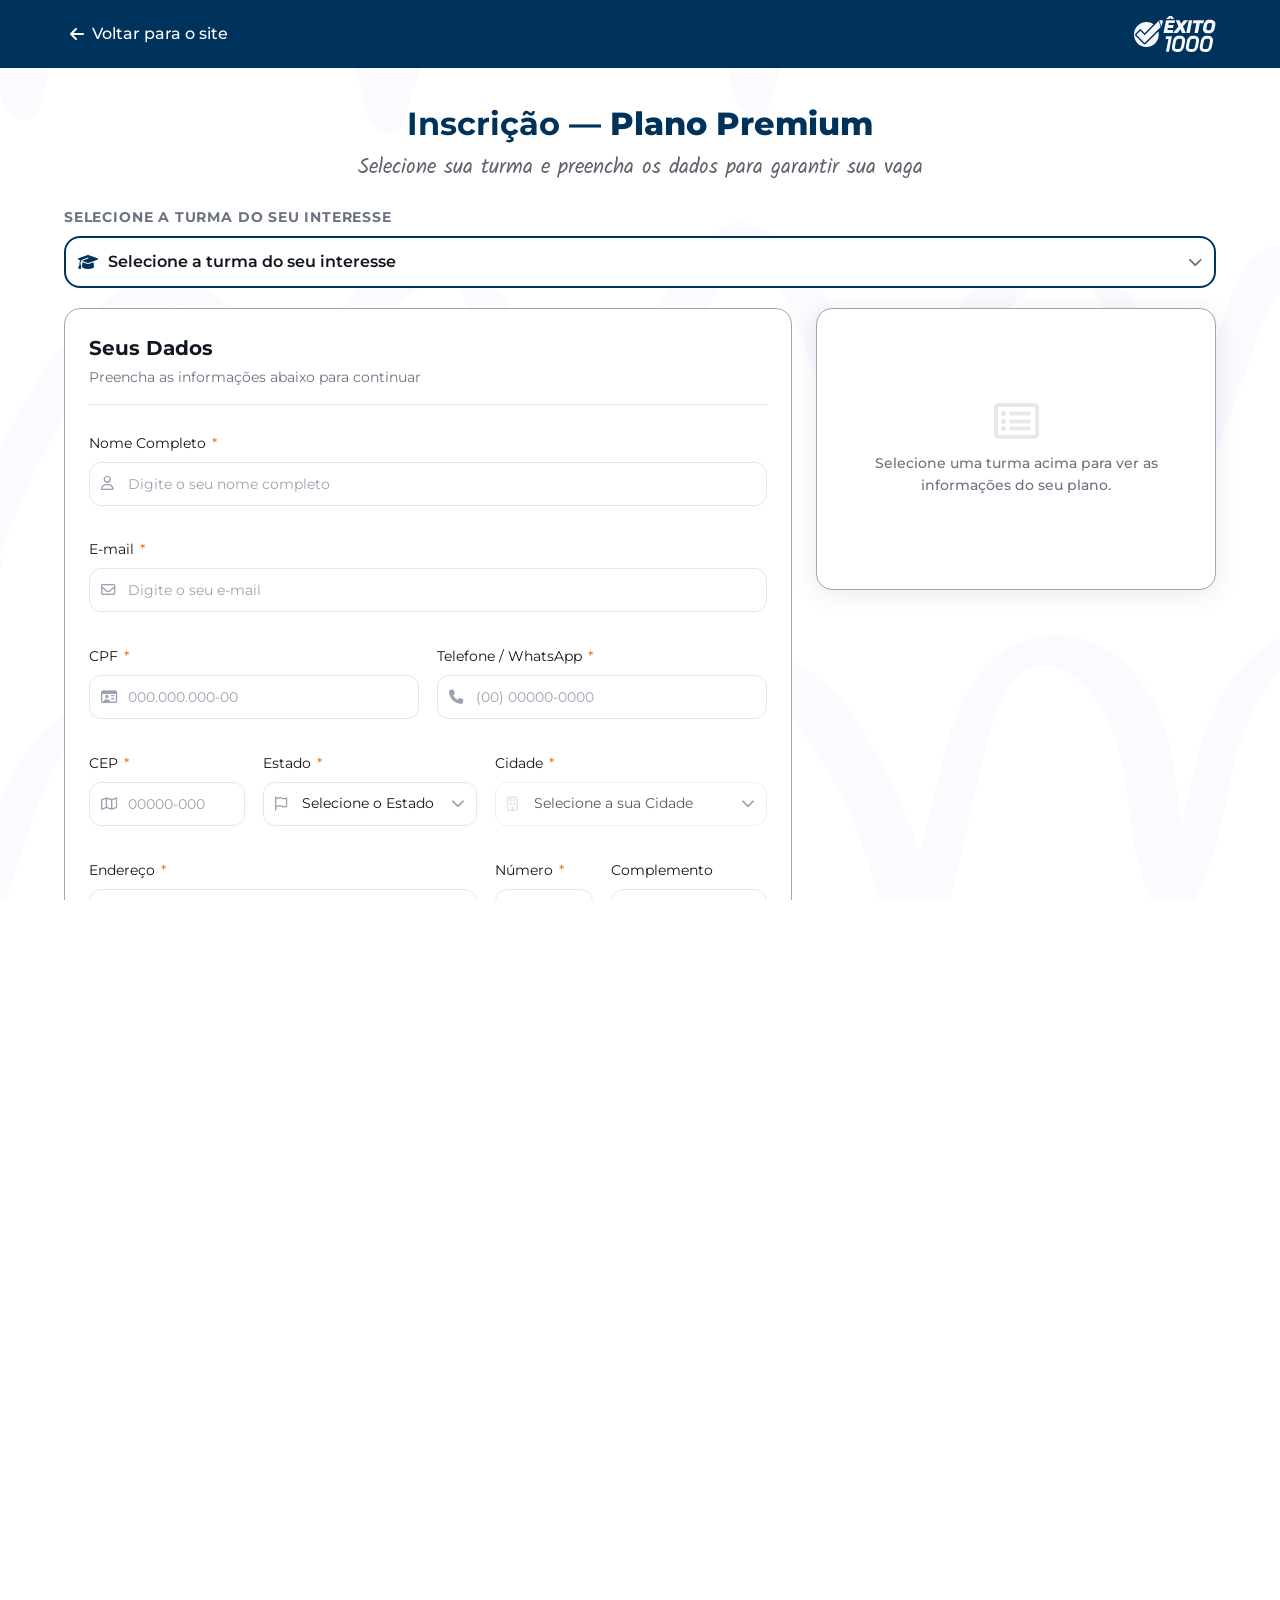
<file: planos/premium.html>
<!DOCTYPE html>
<html lang="pt-br">

<head>
  <meta charset="UTF-8" />
  <meta name="viewport" content="width=device-width, initial-scale=1.0" />

  <title>Inscrição - Plano Premium | Êxito 1000</title>
  <meta name="description"
    content="Faça sua inscrição no Plano Premium do Curso de Redação Êxito 1000. Turmas ENEM, Bahiana e UNEB/UESB. Preencha o formulário e garanta sua vaga." />
  <meta name="robots" content="index,follow" />
  <link rel="canonical" href="https://redacaoexito1000.com.br/planos/premium.html" />

  <link rel="icon" href="../assets/iconlogo.svg" type="image/svg+xml" />

  <!-- CSS -->
  <link rel="stylesheet" href="../reset.css" />
  <link rel="stylesheet" href="../global.css" />
  <link rel="stylesheet" href="./planos.css" />
  <link rel="stylesheet" href="../styles/footer.css" />

  <!-- Font Awesome -->
  <link rel="stylesheet"
    href="https://cdnjs.cloudflare.com/ajax/libs/font-awesome/6.5.1/css/all.min.css"
    crossorigin="anonymous" referrerpolicy="no-referrer" />

  <!-- Google Analytics -->
  <script async src="https://www.googletagmanager.com/gtag/js?id=G-YR1QMVE9N9"></script>
  <script>
    window.dataLayer = window.dataLayer || [];
    function gtag() { dataLayer.push(arguments); }
    gtag('js', new Date());
    gtag('config', 'G-YR1QMVE9N9');
  </script>
</head>

<body>

  <!-- ── Header ─────────────────────────────────────────────── -->
  <header class="planos-header">
    <a href="/" aria-label="Voltar para a página inicial">
      <button class="btn-voltar-planos" aria-label="Voltar para o site principal">
        <i class="fa-solid fa-arrow-left" aria-hidden="true"></i>
        Voltar para o site
      </button>
    </a>
    <img src="../assets/logo.svg" alt="Logotipo do Curso Êxito 1000" class="logo-header" />
  </header>

  <!-- ── Main ───────────────────────────────────────────────── -->
  <main class="planos-main" id="planos-main">

    <!-- Título da página -->
    <section class="planos-title-section">
      <h1>Inscrição — <b style="color:#00335B;">Plano Premium</b></h1>
      <p>Selecione sua turma e preencha os dados para garantir sua vaga</p>
    </section>

    <!-- Passo 1: Select de Interesse (100% width) -->
    <div class="select-turma-row" role="group" aria-labelledby="label-turma">
      <label id="label-turma" for="tipoTurma">
        Selecione a turma do seu interesse
      </label>
      <div class="select-turma-wrapper">
        <i class="fa-solid fa-graduation-cap icon-turma" aria-hidden="true"></i>
        <select id="tipoTurma" name="tipoTurma" aria-required="true" required>
          <option value="" selected disabled>Selecione a turma do seu interesse</option>
          <option value="enem">ENEM</option>
          <option value="bahiana">Bahiana (EBMSP)</option>
          <option value="uneb_uesb">UNEB &amp; UESB</option>
          <option value="enem_bahiana">ENEM + Bahiana (EBMSP)</option>
          <option value="enem_uneb_uesb">ENEM + UNEB &amp; UESB</option>
          <option value="bahiana_uneb_uesb">Bahiana (EBMSP) + UNEB &amp; UESB</option>
          <option value="enem_bahiana_uneb_uesb">ENEM + Bahiana (EBMSP) + UNEB &amp; UESB</option>
        </select>
        <i class="fa-solid fa-chevron-down chevron-turma" aria-hidden="true"></i>
      </div>
    </div>

    <!-- Grid principal -->
    <div class="planos-grid">

      <!-- ── Coluna Esquerda: Formulário ────────────────────── -->
      <form id="checkoutForm" class="form-col" novalidate>

        <!-- Dados pessoais -->
        <div class="form-section-header">
          <h4>Seus Dados</h4>
          <p>Preencha as informações abaixo para continuar</p>
        </div>

        <div class="checkout-grid">

          <!-- Nome completo -->
          <div class="field">
            <label class="label" for="nomeCompleto">
              Nome Completo <span class="req" aria-hidden="true">*</span>
            </label>
            <div class="control">
              <i class="fa-regular fa-user icon" aria-hidden="true"></i>
              <input id="nomeCompleto" name="nomeCompleto" type="text" class="input"
                placeholder="Digite o seu nome completo" autocomplete="name"
                aria-required="true" required />
            </div>
            <small class="hint" aria-live="polite"> </small>
          </div>

          <!-- E-mail -->
          <div class="field">
            <label class="label" for="email">
              E-mail <span class="req" aria-hidden="true">*</span>
            </label>
            <div class="control">
              <i class="fa-regular fa-envelope icon" aria-hidden="true"></i>
              <input id="email" name="email" type="email" class="input"
                placeholder="Digite o seu e-mail" autocomplete="email" inputmode="email"
                aria-required="true" required />
            </div>
            <small class="hint" aria-live="polite"> </small>
          </div>

          <!-- CPF -->
          <div class="field span-6">
            <label class="label" for="cpf">
              CPF <span class="req" aria-hidden="true">*</span>
            </label>
            <div class="control">
              <i class="fa-regular fa-id-card icon" aria-hidden="true"></i>
              <input id="cpf" name="cpf" type="text" class="input"
                placeholder="000.000.000-00" autocomplete="off" inputmode="numeric"
                aria-required="true" required />
            </div>
            <small class="hint" aria-live="polite"> </small>
          </div>

          <!-- Telefone -->
          <div class="field span-6">
            <label class="label" for="telefone">
              Telefone / WhatsApp <span class="req" aria-hidden="true">*</span>
            </label>
            <div class="control">
              <i class="fa-solid fa-phone icon" aria-hidden="true"></i>
              <input id="telefone" name="telefone" type="tel" class="input"
                placeholder="(00) 00000-0000" autocomplete="tel" inputmode="tel"
                aria-required="true" required />
            </div>
            <small class="hint" aria-live="polite"> </small>
          </div>

          <!-- CEP + Estado + Cidade — mesma linha -->
          <div class="field span-3">
            <label class="label" for="cep">
              CEP <span class="req" aria-hidden="true">*</span>
            </label>
            <div class="control">
              <i class="fa-regular fa-map icon" aria-hidden="true"></i>
              <input id="cep" name="cep" type="text" class="input"
                placeholder="00000-000" autocomplete="postal-code" inputmode="numeric"
                aria-required="true" required />
            </div>
            <small class="hint" aria-live="polite"> </small>
          </div>

          <div class="field span-4">
            <label class="label" for="state">
              Estado <span class="req" aria-hidden="true">*</span>
            </label>
            <div class="control">
              <i class="fa-regular fa-flag icon" aria-hidden="true"></i>
              <select id="state" name="state" class="select" aria-required="true" required>
                <option value="" selected disabled>Selecione o Estado</option>
              </select>
              <i class="fa-solid fa-chevron-down chevron" aria-hidden="true"></i>
            </div>
            <small class="hint" aria-live="polite"> </small>
          </div>

          <div class="field span-5">
            <label class="label" for="city">
              Cidade <span class="req" aria-hidden="true">*</span>
            </label>
            <div class="control">
              <i class="fa-regular fa-building icon" aria-hidden="true"></i>
              <select id="city" name="city" class="select" aria-required="true" required disabled>
                <option value="" selected disabled>Selecione a Cidade</option>
              </select>
              <i class="fa-solid fa-chevron-down chevron" aria-hidden="true"></i>
            </div>
            <small class="hint" aria-live="polite"> </small>
          </div>

          <!-- Endereço + Número + Complemento — mesma linha -->
          <div class="field span-7">
            <label class="label" for="endereco">
              Endereço <span class="req" aria-hidden="true">*</span>
            </label>
            <div class="control">
              <i class="fa-solid fa-location-dot icon" aria-hidden="true"></i>
              <input id="endereco" name="endereco" type="text" class="input"
                placeholder="Rua, Avenida, Travessa, etc." autocomplete="street-address"
                aria-required="true" required />
            </div>
            <small class="hint" aria-live="polite"> </small>
          </div>

          <div class="field span-2">
            <label class="label" for="numero">
              Número <span class="req" aria-hidden="true">*</span>
            </label>
            <div class="control">
              <i class="fa-solid fa-hashtag icon" aria-hidden="true"></i>
              <input id="numero" name="numero" type="text" class="input"
                placeholder="123" autocomplete="address-line2" inputmode="numeric"
                aria-required="true" required />
            </div>
            <small class="hint" aria-live="polite"> </small>
          </div>

          <div class="field span-3">
            <label class="label" for="complemento">Complemento</label>
            <div class="control">
              <i class="fa-regular fa-comment-dots icon" aria-hidden="true"></i>
              <input id="complemento" name="complemento" type="text" class="input"
                placeholder="Apto, Bloco..." autocomplete="address-line3" />
            </div>
            <small class="hint" aria-live="polite"> </small>
          </div>

          <!-- Indicação -->
          <div class="field">
            <label class="label" for="partnerReferral">
              Você recebeu indicação de algum parceiro?
              <span class="req" aria-hidden="true">*</span>
            </label>
            <div class="control">
              <i class="fa-regular fa-handshake icon" aria-hidden="true"></i>
              <select id="partnerReferral" name="partnerReferral" class="select"
                aria-required="true" required>
                <option value="" selected disabled>Selecione a Indicação</option>
                <option value="@soualicesouza">@soualicesouza</option>
                <option value="@becamedicina">@becamedicina</option>
                <option value="@studigabis">@studigabis</option>
                <option value="@pedroestudies_">@pedroestudies_</option>
                <option value="@juliafilgueiraa">@juliafilgueiraa</option>
                <option value="@majuaabreu">@majuaabreu</option>
                <option value="@tulio.studies">@tulio.studies</option>
                <option value="@milidailylife">@milidailylife</option>
                <option value="nao_veio_por_indicacao">Não vim por indicação de nenhum parceiro acima.</option>
              </select>
              <i class="fa-solid fa-chevron-down chevron" aria-hidden="true"></i>
            </div>
            <small class="hint" aria-live="polite"> </small>
          </div>

        </div><!-- /checkout-grid -->

        <!-- Seção de Pagamento -->
        <div class="payment-section">
          <div class="form-section-header" style="border-bottom:1px solid #E5E7EB;margin-bottom:1rem;padding-bottom:1rem;">
            <h4>Forma de Pagamento</h4>
            <p>Pagamento exclusivamente via Boleto Bancário</p>
          </div>

          <div class="payment-method-card">
            <div class="payment-header">
              <div class="payment-icon-box">
                <i class="fa-regular fa-file-lines" aria-hidden="true"></i>
              </div>
              <div class="payment-title-text">
                <h5>Boleto Bancário</h5>
                <p>Pague de forma segura e prática com boleto bancário. Após a confirmação do pedido, você receberá o boleto por e-mail.</p>
              </div>
            </div>
            <div class="payment-info-list">
              <div class="info-item">
                <i class="fa-regular fa-clock" aria-hidden="true"></i>
                <span><strong>Vencimento:</strong> 1 dia útil após a emissão.</span>
              </div>
              <div class="info-item">
                <i class="fa-regular fa-circle-check" aria-hidden="true"></i>
                <span>
                  <strong>Confirmação:</strong> Até 2 dias úteis após o pagamento. Envie o comprovante pelo
                  <a href="https://api.whatsapp.com/send?phone=5571996888181" target="_blank"
                    rel="noopener noreferrer"
                    style="font-weight:600;color:#005B35;">
                    <i class="fa-brands fa-whatsapp" style="color:#00a80b;padding-right:2px;" aria-hidden="true"></i>
                    WhatsApp
                  </a>
                </span>
              </div>
              <div class="cancel-policy-box">
                <div class="cancel-header">
                  <i class="fa-regular fa-circle-xmark" aria-hidden="true"></i>
                  <span>
                    <strong>Cancelamento:</strong> Você pode cancelar sua mensalidade a qualquer momento,
                    desde que avise com pelo menos <strong>30 dias de antecedência.</strong>
                  </span>
                </div>
                <div class="cancel-example">
                  <p><strong>*Por exemplo:</strong> Se sua mensalidade vence todo dia 05 e você não deseja
                    continuar, avise até o dia 05 do mês vigente. Esse mês ainda será cobrado normalmente
                    e será o último.</p>
                </div>
              </div>
            </div>
          </div>

          <!-- Termos + botão -->
          <div class="payment-footer">
            <label class="terms-label" for="terms">
              <input type="checkbox" id="terms" name="terms" aria-required="true" required />
              <span>
                Eu li e aceito os
                <a href="../pages/politicas/" target="_blank" rel="noopener noreferrer"
                  aria-label="Ler Termos de Uso e Política de Privacidade">
                  Termos de Uso e Política de Privacidade
                </a>.
              </span>
            </label>

            <button type="submit" class="btn-submit-plano" id="btn-submit-plano"
              aria-label="Finalizar inscrição no Plano Premium">
              Finalizar Inscrição
            </button>

            <div class="security-info" role="note">
              <span><i class="fa-solid fa-lock" aria-hidden="true"></i> Dados Protegidos</span>
              <span><i class="fa-solid fa-shield-halved" aria-hidden="true"></i> Envio Seguro</span>
            </div>
          </div>

        </div><!-- /payment-section -->

      </form><!-- /form-col -->

      <!-- ── Coluna Direita: Painel Info Dinâmico ────────────── -->
      <aside id="info-panel" class="info-panel" aria-live="polite" aria-label="Informações da turma selecionada">
        <!-- Renderizado por planos.js -->
      </aside>

    </div><!-- /planos-grid -->

  </main>

  <!-- ── Footer ──────────────────────────────────────────────── -->
  <footer class="bg-footer" itemscope itemtype="https://schema.org/Organization">
    <div class="container-nav-footer">
      <nav>
        <p class="nav-footer-title">A Êxito 1000</p>
        <ul class="nav-footer">
          <li><a href="/#metodo">Método</a></li>
          <li><a href="/#professor">Sobre o Curso</a></li>
          <li><a href="/#planos">Planos</a></li>
        </ul>
      </nav>
    </div>
    <div class="logo-footer">
      <img src="../assets/logo.svg" alt="Símbolo oficial Êxito 1000" />
      <a href="https://www.instagram.com/redacaoexito1000/" target="_blank" rel="noopener noreferrer"
        aria-label="Acesse nosso Instagram">
        <img src="../assets/icon/icon-insta.svg" alt="Instagram Êxito 1000" />
      </a>
    </div>
    <div>
      <p class="copy-footer">© 2026 <span itemprop="name">Êxito 1000</span> | Todos Os Direitos Reservados</p>
    </div>
  </footer>

  <!-- Scripts -->
  <script src="./planos.js"></script>
  <script>
    document.addEventListener('DOMContentLoaded', () => {
      initPlanosPage('premium');
    });
  </script>

</body>
</html>
</file>
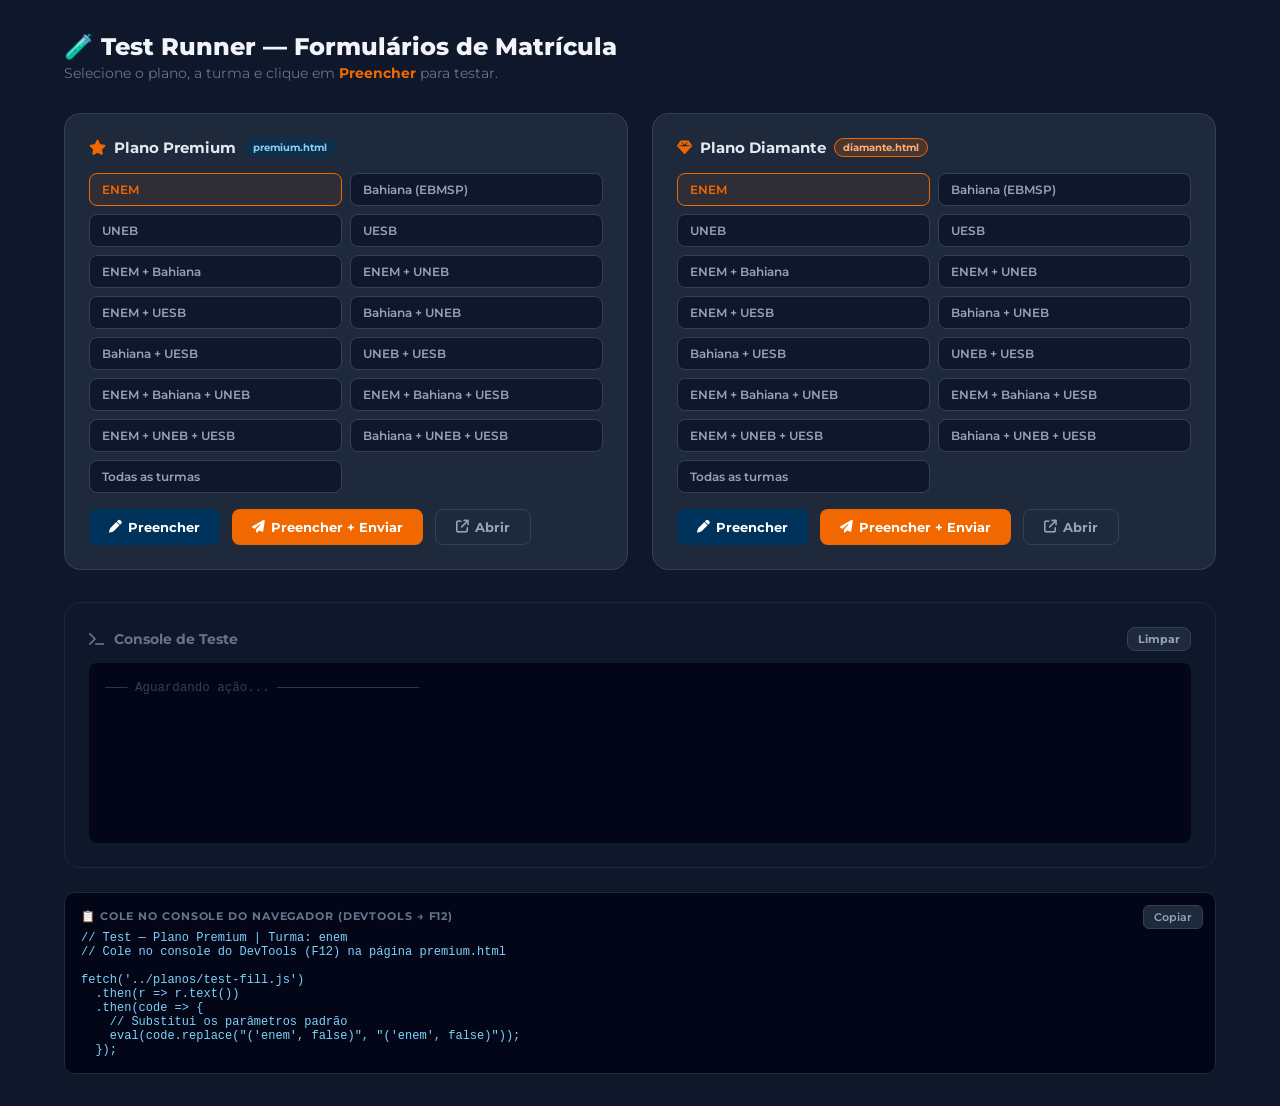
<file: planos/test-runner.html>
<!DOCTYPE html>
<html lang="pt-br">
<head>
  <meta charset="UTF-8" />
  <meta name="viewport" content="width=device-width, initial-scale=1.0" />
  <title>Test Runner — Formulários Planos</title>
  <link rel="stylesheet" href="https://cdnjs.cloudflare.com/ajax/libs/font-awesome/6.5.1/css/all.min.css" crossorigin="anonymous" />
  <link href="https://fonts.googleapis.com/css2?family=Montserrat:wght@400;600;700;800&display=swap" rel="stylesheet" />
  <style>
    *, *::before, *::after { box-sizing: border-box; margin: 0; padding: 0; }
    body {
      font-family: 'Montserrat', sans-serif;
      background: #0F172A;
      color: #E2E8F0;
      min-height: 100vh;
      padding: 2rem 5%;
      font-size: 14px;
    }
    h1 { font-size: 1.5rem; font-weight: 800; color: #F1F5F9; margin-bottom: 0.25rem; }
    .subtitle { color: #64748B; font-size: 0.85rem; margin-bottom: 2rem; }
    .subtitle span { color: #F26800; font-weight: 700; }

    .grid { display: grid; grid-template-columns: 1fr 1fr; gap: 1.5rem; margin-bottom: 2rem; }
    @media (max-width: 640px) { .grid { grid-template-columns: 1fr; } }

    .card {
      background: #1E293B;
      border: 1px solid #334155;
      border-radius: 16px;
      padding: 1.5rem;
    }
    .card-title {
      font-size: 0.95rem;
      font-weight: 700;
      margin-bottom: 1rem;
      display: flex;
      align-items: center;
      gap: 8px;
    }
    .card-title i { color: #F26800; }

    .turma-grid {
      display: grid;
      grid-template-columns: 1fr 1fr;
      gap: 0.5rem;
      margin-bottom: 1rem;
    }
    .btn-turma {
      background: #0F172A;
      border: 1px solid #334155;
      border-radius: 8px;
      padding: 0.5rem 0.75rem;
      font-family: 'Montserrat', sans-serif;
      font-size: 0.75rem;
      font-weight: 600;
      color: #94A3B8;
      cursor: pointer;
      text-align: left;
      transition: all 0.15s;
    }
    .btn-turma:hover { border-color: #F26800; color: #F26800; }
    .btn-turma.active { border-color: #F26800; color: #F26800; background: rgba(242,104,0,0.08); }

    .actions { display: flex; gap: 0.75rem; flex-wrap: wrap; margin-top: 1rem; }

    .btn {
      display: inline-flex;
      align-items: center;
      gap: 6px;
      border: none;
      border-radius: 8px;
      padding: 0.6rem 1.25rem;
      font-family: 'Montserrat', sans-serif;
      font-size: 0.8rem;
      font-weight: 700;
      cursor: pointer;
      transition: filter 0.15s;
    }
    .btn:hover { filter: brightness(1.1); }
    .btn-primary { background: #00335B; color: #fff; }
    .btn-orange  { background: #F26800; color: #fff; }
    .btn-ghost   { background: #1E293B; border: 1px solid #334155; color: #94A3B8; }
    .btn-danger  { background: #7F1D1D; color: #FCA5A5; }
    .btn-green   { background: #065F46; color: #6EE7B7; }

    /* Log */
    .log-card { background: #0F172A; border: 1px solid #1E293B; border-radius: 16px; padding: 1.5rem; }
    .log-title {
      font-size: 0.85rem;
      font-weight: 700;
      color: #64748B;
      margin-bottom: 0.75rem;
      display: flex;
      align-items: center;
      justify-content: space-between;
    }
    .log-output {
      background: #020617;
      border-radius: 8px;
      padding: 1rem;
      min-height: 180px;
      max-height: 320px;
      overflow-y: auto;
      font-family: 'Courier New', monospace;
      font-size: 0.78rem;
      line-height: 1.6;
      color: #94A3B8;
    }
    .log-output .ok   { color: #6EE7B7; }
    .log-output .warn { color: #FDE68A; }
    .log-output .err  { color: #FCA5A5; }
    .log-output .info { color: #93C5FD; }
    .log-output .sep  { color: #334155; }

    /* Snippet */
    .snippet-box {
      background: #020617;
      border: 1px solid #1E293B;
      border-radius: 10px;
      padding: 1rem;
      margin-top: 1.5rem;
      position: relative;
    }
    .snippet-label {
      font-size: 0.7rem;
      color: #64748B;
      font-weight: 700;
      text-transform: uppercase;
      letter-spacing: 0.08em;
      margin-bottom: 0.5rem;
    }
    pre {
      font-family: 'Courier New', monospace;
      font-size: 0.75rem;
      color: #7DD3FC;
      white-space: pre-wrap;
      word-break: break-all;
    }
    .btn-copy {
      position: absolute;
      top: 0.75rem;
      right: 0.75rem;
      background: #1E293B;
      border: 1px solid #334155;
      border-radius: 6px;
      padding: 4px 10px;
      font-size: 0.7rem;
      color: #94A3B8;
      cursor: pointer;
      font-family: 'Montserrat', sans-serif;
      font-weight: 600;
    }
    .btn-copy:hover { color: #F26800; border-color: #F26800; }

    .badge {
      display: inline-flex;
      align-items: center;
      gap: 4px;
      font-size: 0.65rem;
      font-weight: 700;
      padding: 2px 8px;
      border-radius: 20px;
    }
    .badge-premium  { background: rgba(0,51,91,0.4);  color: #7DD3FC; border: 1px solid #00335B; }
    .badge-diamante { background: rgba(242,104,0,0.2); color: #FDB07D; border: 1px solid #F26800; }
  </style>
</head>
<body>

  <h1>🧪 Test Runner — Formulários de Matrícula</h1>
  <p class="subtitle">Selecione o plano, a turma e clique em <span>Preencher</span> para testar.</p>

  <div class="grid">

    <!-- Premium -->
    <div class="card">
      <div class="card-title">
        <i class="fa-solid fa-star"></i>
        <span>Plano Premium</span>
        <span class="badge badge-premium">premium.html</span>
      </div>
      <div class="turma-grid" id="turmas-premium"></div>
      <div class="actions">
        <button class="btn btn-primary" onclick="openAndFill('premium')">
          <i class="fa-solid fa-pen"></i> Preencher
        </button>
        <button class="btn btn-orange" onclick="openAndFill('premium', true)">
          <i class="fa-solid fa-paper-plane"></i> Preencher + Enviar
        </button>
        <button class="btn btn-ghost" onclick="openPage('premium')">
          <i class="fa-solid fa-arrow-up-right-from-square"></i> Abrir
        </button>
      </div>
    </div>

    <!-- Diamante -->
    <div class="card">
      <div class="card-title">
        <i class="fa-solid fa-gem"></i>
        <span>Plano Diamante</span>
        <span class="badge badge-diamante">diamante.html</span>
      </div>
      <div class="turma-grid" id="turmas-diamante"></div>
      <div class="actions">
        <button class="btn btn-primary" onclick="openAndFill('diamante')">
          <i class="fa-solid fa-pen"></i> Preencher
        </button>
        <button class="btn btn-orange" onclick="openAndFill('diamante', true)">
          <i class="fa-solid fa-paper-plane"></i> Preencher + Enviar
        </button>
        <button class="btn btn-ghost" onclick="openPage('diamante')">
          <i class="fa-solid fa-arrow-up-right-from-square"></i> Abrir
        </button>
      </div>
    </div>

  </div>

  <!-- Log -->
  <div class="log-card">
    <div class="log-title">
      <span><i class="fa-solid fa-terminal" style="margin-right:6px;"></i> Console de Teste</span>
      <button class="btn btn-ghost" style="padding:4px 10px;font-size:0.7rem;" onclick="clearLog()">Limpar</button>
    </div>
    <div class="log-output" id="log-output">
      <span class="sep">─── Aguardando ação... ───────────────────</span>
    </div>
  </div>

  <!-- Snippet -->
  <div class="snippet-box">
    <div class="snippet-label">📋 Cole no console do navegador (DevTools → F12)</div>
    <button class="btn-copy" onclick="copyScript()">Copiar</button>
    <pre id="script-preview">Selecione uma turma e clique em "Preencher" para gerar o snippet.</pre>
  </div>

<script>
  /* ── Turmas disponíveis ── */
  const TURMAS = [
    { id: 'enem',              nome: 'ENEM' },
    { id: 'bahiana',           nome: 'Bahiana (EBMSP)' },
    { id: 'uneb',              nome: 'UNEB' },
    { id: 'uesb',              nome: 'UESB' },
    { id: 'enem_bahiana',      nome: 'ENEM + Bahiana' },
    { id: 'enem_uneb',         nome: 'ENEM + UNEB' },
    { id: 'enem_uesb',         nome: 'ENEM + UESB' },
    { id: 'bahiana_uneb',      nome: 'Bahiana + UNEB' },
    { id: 'bahiana_uesb',      nome: 'Bahiana + UESB' },
    { id: 'uneb_uesb',         nome: 'UNEB + UESB' },
    { id: 'enem_bahiana_uneb', nome: 'ENEM + Bahiana + UNEB' },
    { id: 'enem_bahiana_uesb', nome: 'ENEM + Bahiana + UESB' },
    { id: 'enem_uneb_uesb',    nome: 'ENEM + UNEB + UESB' },
    { id: 'bahiana_uneb_uesb', nome: 'Bahiana + UNEB + UESB' },
    { id: 'enem_bahiana_uneb_uesb', nome: 'Todas as turmas' },
  ];

  /* ── Estado ── */
  const state = { premium: 'enem', diamante: 'enem' };

  /* ── Render turma buttons ── */
  function renderTurmas(plano) {
    const container = document.getElementById(`turmas-${plano}`);
    container.innerHTML = TURMAS.map(t => `
      <button
        class="btn-turma ${state[plano] === t.id ? 'active' : ''}"
        onclick="selectTurma('${plano}', '${t.id}', this)"
        title="${t.nome}">
        ${t.nome}
      </button>`).join('');
  }

  function selectTurma(plano, turmaId, btn) {
    state[plano] = turmaId;
    document.querySelectorAll(`#turmas-${plano} .btn-turma`).forEach(b => b.classList.remove('active'));
    btn.classList.add('active');
    addLog('info', `Turma selecionada [${plano}]: ${turmaId}`);
    updateSnippet(plano, turmaId, false);
  }

  /* ── Log ── */
  function addLog(type, msg) {
    const out = document.getElementById('log-output');
    const line = document.createElement('div');
    line.className = type;
    const ts = new Date().toLocaleTimeString('pt-BR');
    line.textContent = `[${ts}] ${msg}`;
    out.appendChild(line);
    out.scrollTop = out.scrollHeight;
  }

  function clearLog() {
    document.getElementById('log-output').innerHTML =
      '<span class="sep">─── Log limpo ───────────────────────────</span>';
  }

  /* ── Snippet ── */
  function buildSnippet(plano, turmaId, autoSubmit) {
    return `// Test — Plano ${plano.charAt(0).toUpperCase()+plano.slice(1)} | Turma: ${turmaId}
// Cole no console do DevTools (F12) na página ${plano}.html

fetch('../planos/test-fill.js')
  .then(r => r.text())
  .then(code => {
    // Substitui os parâmetros padrão
    eval(code.replace("('enem', false)", "('${turmaId}', ${autoSubmit})"));
  });`;
  }

  function updateSnippet(plano, turmaId, autoSubmit) {
    document.getElementById('script-preview').textContent = buildSnippet(plano, turmaId, autoSubmit);
  }

  async function copyScript() {
    const text = document.getElementById('script-preview').textContent;
    await navigator.clipboard.writeText(text);
    const btn = document.querySelector('.btn-copy');
    btn.textContent = '✅ Copiado!';
    setTimeout(() => btn.textContent = 'Copiar', 2000);
  }

  /* ── Abrir página ── */
  function openPage(plano) {
    window.open(`./${plano}.html`, `_${plano}`);
    addLog('info', `Abrindo ${plano}.html...`);
  }

  function openAndFill(plano, autoSubmit = false) {
    const turmaId = state[plano];
    const url = `./${plano}.html?tipoTurma=${turmaId}`;
    addLog('ok',   `🚀 Abrindo ${plano}.html com turma "${turmaId}"${autoSubmit ? ' + envio automático' : ''}`);
    addLog('info', `📋 URL: ${url}`);

    const win = window.open(url, `_${plano}`);

    // Injeta o script após o carregamento da página
    const inject = () => {
      try {
        const script = win.document.createElement('script');
        script.src = './test-fill.js?' + Date.now();
        script.onload = () => {
          addLog('ok', `✅ test-fill.js injetado em ${plano}.html`);
          if (autoSubmit) {
            setTimeout(() => {
              win.document.getElementById('checkoutForm')?.requestSubmit();
              addLog('ok', '📤 Formulário submetido!');
            }, 4000);
          }
        };
        win.document.head.appendChild(script);
      } catch(e) {
        addLog('warn', `⚠️  Não foi possível injetar automaticamente (CORS local). Cole o snippet manualmente no console da página aberta.`);
        updateSnippet(plano, turmaId, autoSubmit);
      }
    };

    if (win.document.readyState === 'complete') {
      inject();
    } else {
      win.addEventListener('load', inject, { once: true });
      setTimeout(inject, 2500); // fallback
    }
  }

  /* ── Init ── */
  renderTurmas('premium');
  renderTurmas('diamante');
  updateSnippet('premium', 'enem', false);
</script>

</body>
</html>
</file>
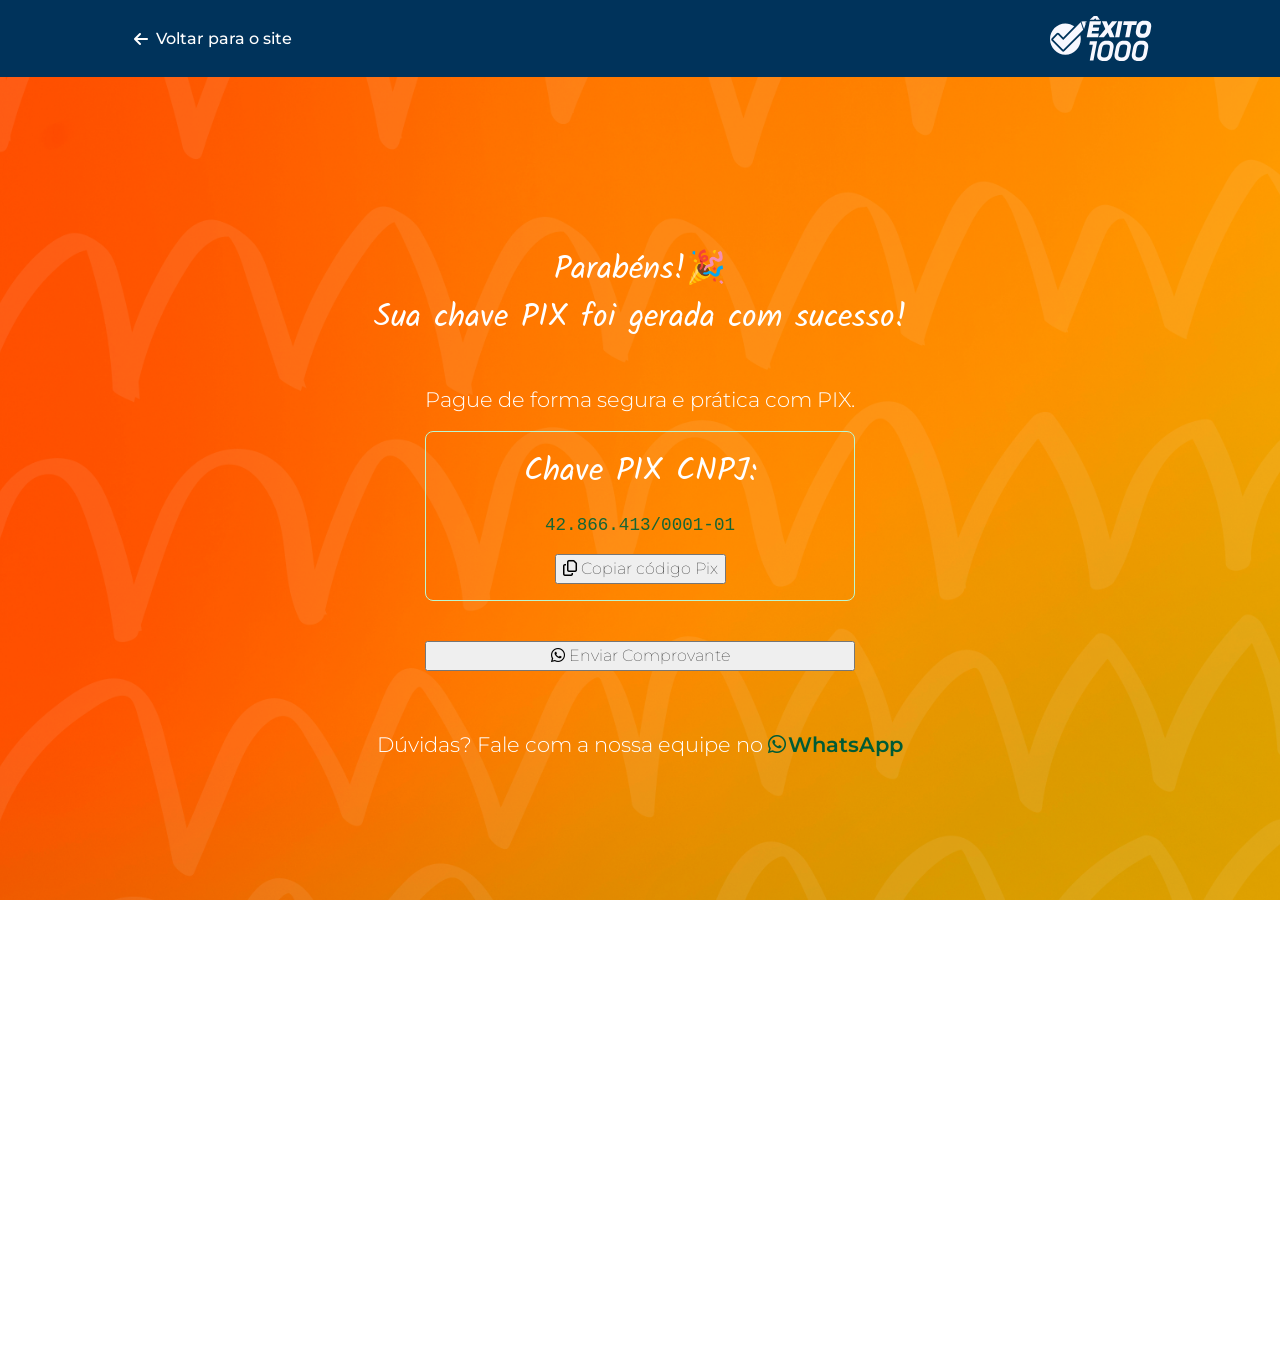
<file: pages/sucesso/sucesso-pix.html>
<!DOCTYPE html>
<html lang="pt-br">

<head>
    <meta charset="UTF-8" />
    <meta name="viewport" content="width=device-width, initial-scale=1.0" />

    <title>Sucesso PIX | Exito 1000</title>

    <!-- SEO básico -->
    <meta name="description" content="Pagamento via PIX - Curso de redação Êxito 1000" />
    <meta name="robots" content="noindex, nofollow" />

    <!-- Canonical -->
    <link rel="canonical" href="https://redacaoexito1000.com.br/" />

    <!-- Favicon -->
    <link rel="icon" href="../../assets/iconlogo.svg" type="image/svg+xml" />

    <!-- CSS principal -->
    <link rel="stylesheet" href="../../reset.css" />
    <link rel="stylesheet" href="../../global.css" />
    <link rel="stylesheet" href="../../pages/sucesso/sucesso.css" />
    <link rel="stylesheet" href="../../styles/footer.css" />

    <link rel="stylesheet" href="https://unpkg.com/aos@2.3.1/dist/aos.css" />
    <script src="https://unpkg.com/aos@2.3.1/dist/aos.js"></script>

    <!-- Google tag (gtag.js) -->
    <script async src="https://www.googletagmanager.com/gtag/js?id=G-YR1QMVE9N9"></script>
    <script>
        window.dataLayer = window.dataLayer || [];
        function gtag() { dataLayer.push(arguments); }
        gtag('js', new Date());

        gtag('config', 'G-YR1QMVE9N9');
    </script>

    <!-- icones -->
    <link rel="stylesheet" href="https://cdnjs.cloudflare.com/ajax/libs/font-awesome/6.5.1/css/all.min.css">

    <style>
        .pix-container {
            margin-top: 2rem;
            text-align: center;
        }

        .pix-key-box {
            border: 1px solid #bbf7d0;
            padding: 1rem;
            border-radius: 8px;
            margin: 1rem auto;
            max-width: 500px;
            display: flex;
            flex-direction: column;
            align-items: center;
            gap: 1rem;
        }

        .pix-key-text {
            font-family: monospace;
            font-size: 1.1rem;
            color: #166534;
            word-break: break-all;
        }

        .btn-copy-pix {
            background-color: #005B35;
            color: white;
            border: none;
            padding: 0.75rem 1.5rem;
            border-radius: 6px;
            cursor: pointer;
            font-weight: 600;
            display: inline-flex;
            align-items: center;
            gap: 0.5rem;
            transition: background-color 0.2s;
        }

        .btn-copy-pix:hover {
            background-color: #004d2c;
        }
    </style>
</head>


<body>
    <header class="header-diamante-page">
        <!-- Botão desktop -->
        <a href="/" aria-label="Voltar para a página inicial">
            <button class="btn-voltar-checkout" aria-label="Voltar para o site principal"> <i
                    class="fa-solid fa-arrow-left" style="color: #ffffff;" aria-hidden="true"></i>Voltar
                para o site</button>
        </a>
        <img src="../../assets/logo.svg" alt="Logotipo Oficial do Curso Êxito 1000" class="logo-header" />
    </header>
    <main class="main-checkout-diamante" aria-label="Confirmação de Compra por Pix">
        <section class="title-checkout-container">
            <p>Parabéns!🎉 <br />Sua chave PIX foi gerada com sucesso!</p>

            <div class="pix-container">
                <h2>Pague de forma segura e prática com PIX.</h2>

                <div class="pix-key-box">
                    <p>Chave PIX CNPJ:</p>
                    <span class="pix-key-text" id="pixKey">42.866.413/0001-01</span>

                    <button id="btn-copy-pix" class="btn-copy" onclick="copyPix()" aria-label="Copiar código Pix">
                        <i class="fa-regular fa-copy" aria-hidden="true"></i> Copiar código Pix
                    </button>
                </div>
                <a href="https://api.whatsapp.com/send?phone=5571996888181" target="_blank"
                    aria-label="Enviar comprovante de pagamento via WhatsApp">
                    <button class="btn-generate-boleto" style="width: 100%; margin-top: 24px;">
                        <i class="fa-brands fa-whatsapp" aria-hidden="true"></i> Enviar Comprovante
                    </button>
                </a>
            </div>

            <h2 style="margin-top: 3rem;">Dúvidas? Fale com a nossa equipe no <a
                    href="https://api.whatsapp.com/send?phone=5571996888181" target="_blank"
                    style="font-weight: 600; color: #005B35;"
                    aria-label="Entrar em contato com o suporte via WhatsApp"><i class="fa-brands fa-whatsapp"
                        style="color: #005B35; padding-right: 2px;" aria-hidden="true"></i>WhatsApp</a></h2>
        </section>
    </main>
    <footer class="bg-footer" itemscope itemtype="https://schema.org/Organization">
        <div class="container-nav-footer">
            <nav>
                <p class="nav-footer-title">A Êxito 1000</p>
                <ul class="nav-footer">
                    <li><a href="#metodo">Método</a></li>
                    <li><a href="#professor">Sobre o Curso</a></li>
                    <li><a href="#planos">Planos</a></li>
                </ul>
            </nav>
        </div>
        <div class="logo-footer">
            <img src="../../assets/logo.svg" alt="Símbolo oficial Êxito 1000" />
            <a href="https://www.instagram.com/redacaoexito1000/" target="_blank" aria-label="Acesse nosso Instagram">
                <img src="../../assets/icon/icon-insta.svg" alt="Instagram do curso de redação Êxito 1000" />
            </a>
        </div>
        <div>
            <p class="copy-footer">© 2026 <span itemprop="name">Êxito 1000</span> | Todos Os Direitos Reservados</p>
        </div>
    </footer>
    <script>
        function copyPix() {
            const pixKey = "42.866.413/0001-01";
            navigator.clipboard.writeText(pixKey).then(() => {
                const btn = document.querySelector('.btn-copy-pix');
                const originalHtml = btn.innerHTML;

                btn.innerHTML = '<i class="fa-solid fa-check"></i> Copiado!';
                btn.style.backgroundColor = '#166534';

                setTimeout(() => {
                    btn.innerHTML = originalHtml;
                    btn.style.backgroundColor = '';
                }, 2000);
            }).catch(err => {
                console.error('Erro ao copiar:', err);
                alert('Não foi possível copiar automaticamente. A chave é: ' + pixKey);
            });
        }
    </script>
</body>

</html>
</file>
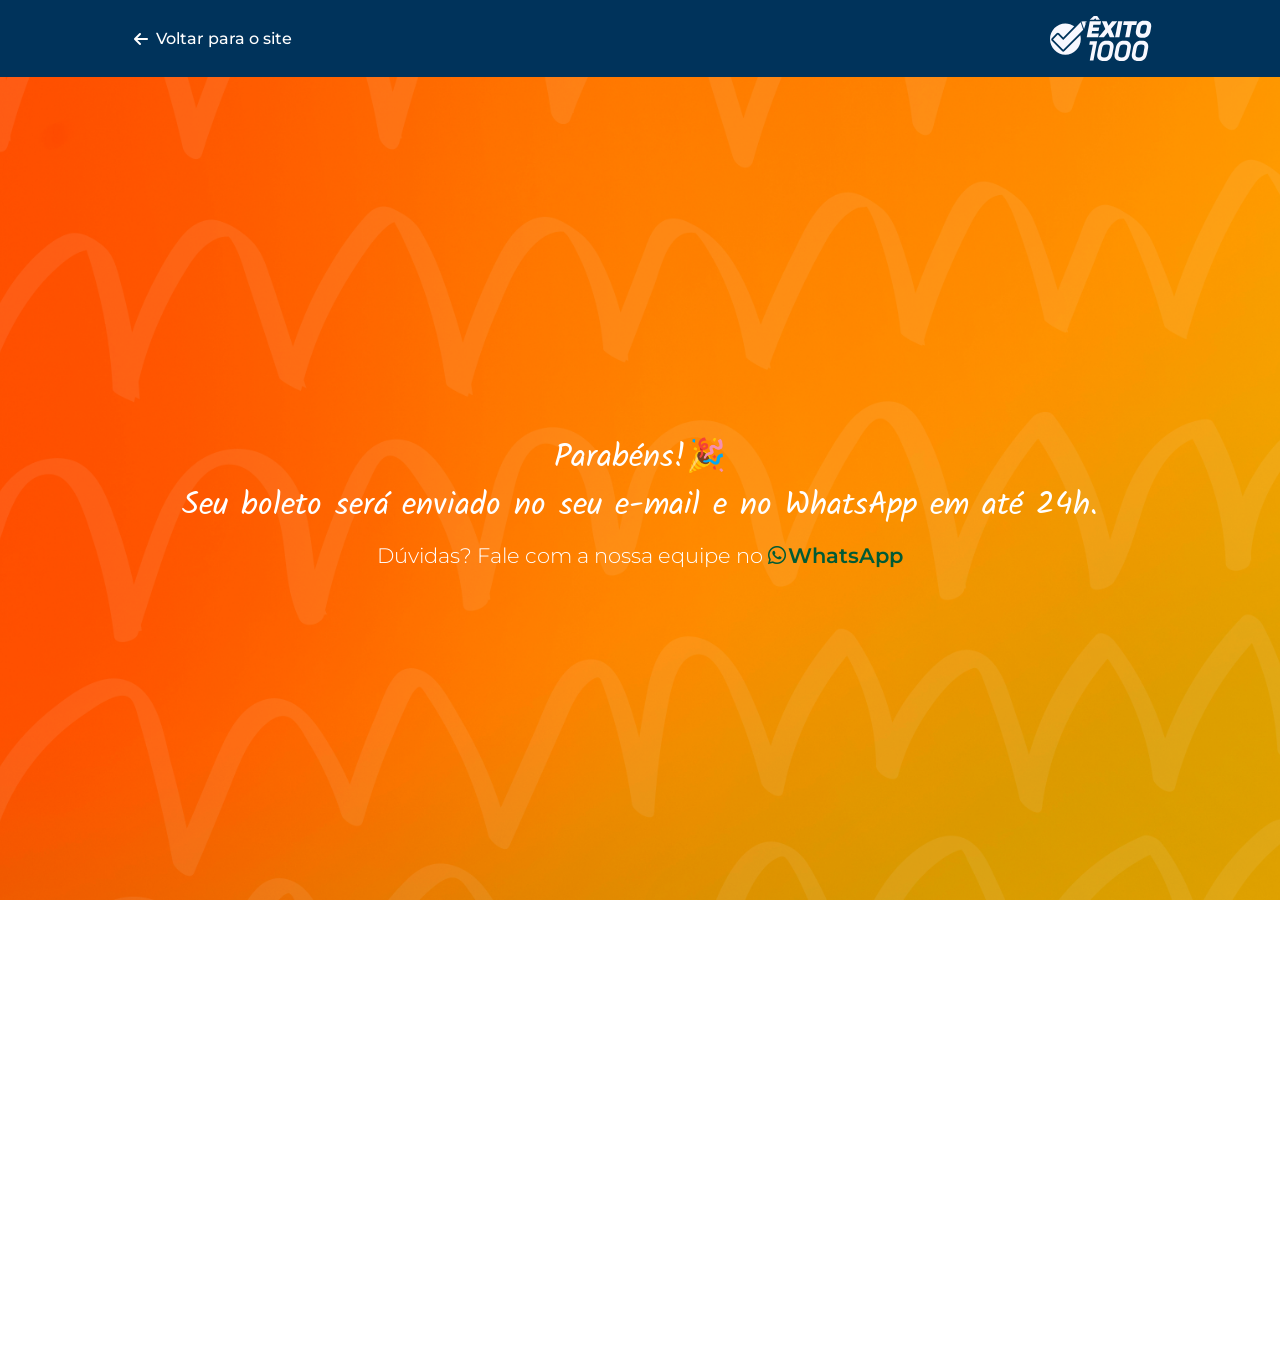
<file: pages/sucesso/sucesso.html>
<!DOCTYPE html>
<html lang="pt-br">

<head>
    <meta charset="UTF-8" />
    <meta name="viewport" content="width=device-width, initial-scale=1.0" />

    <title>Sucesso | Exito 1000</title>

    <!-- SEO básico -->
    <meta name="description"
        content="Curso de redação Êxito 1000: metodologia ativa e individualizada, correções feitas por corretores especializados, mentoria e preparação completa para ENEM, Bahiana, UNEB, UESB e vestibulares paulistas." />
    <meta name="keywords"
        content="curso de redação, redação ENEM, redação vestibular, nota 1000, Bahiana de Medicina, UNEB, UESB, vestibulares paulistas, Matheus Costa, Êxito 1000" />
    <meta name="author" content="Êxito 1000 - Matheus Costa" />
    <meta name="robots" content="index,follow" />

    <!-- Canonical -->
    <link rel="canonical" href="https://redacaoexito1000.com.br/" />

    <!-- Favicon -->
    <link rel="icon" href="../../assets/iconlogo.svg" type="image/svg+xml" />

    <!-- CSS principal -->
    <link rel="stylesheet" href="../../reset.css" />
    <link rel="stylesheet" href="../../global.css" />
    <link rel="stylesheet" href="../../pages/sucesso/sucesso.css" />
    <link rel="stylesheet" href="../../styles/footer.css" />

    <link rel="stylesheet" href="https://unpkg.com/aos@2.3.1/dist/aos.css" />
    <script src="https://unpkg.com/aos@2.3.1/dist/aos.js"></script>

    <!-- Google tag (gtag.js) -->
    <script async src="https://www.googletagmanager.com/gtag/js?id=G-YR1QMVE9N9"></script>
    <script>
        window.dataLayer = window.dataLayer || [];
        function gtag() { dataLayer.push(arguments); }
        gtag('js', new Date());

        gtag('config', 'G-YR1QMVE9N9');
    </script>

    <!-- icones -->
    <link rel="stylesheet" href="https://cdnjs.cloudflare.com/ajax/libs/font-awesome/6.5.1/css/all.min.css">
</head>


<body>
    <header class="header-diamante-page">
        <!-- Botão desktop -->
        <a href="/" aria-label="Voltar para a página inicial">
            <button class="btn-voltar-checkout" aria-label="Voltar para o site principal"> <i
                    class="fa-solid fa-arrow-left" style="color: #ffffff;" aria-hidden="true"></i>Voltar
                para o site</button>
        </a>
        <img src="../../assets/logo.svg" alt="Logotipo Oficial do Curso Êxito 1000" class="logo-header" />
    </header>
    <main class="main-checkout-diamante" aria-label="Confirmação de Compra">
        <section class="title-checkout-container">
            <p>Parabéns!🎉 <br />Seu boleto será enviado no seu e-mail e no WhatsApp em até 24h.</p>
            <h2>Dúvidas? Fale com a nossa equipe no <a href="https://api.whatsapp.com/send?phone=5571996888181"
                    target="_blank" style="font-weight: 600; color: #005B35;"
                    aria-label="Entrar em contato com o suporte via WhatsApp"><i class="fa-brands fa-whatsapp"
                        style="color: #005B35; padding-right: 2px;" aria-hidden="true"></i>WhatsApp</a></h2>
        </section>
    </main>
    <footer class="bg-footer" itemscope itemtype="https://schema.org/Organization">
        <div class="container-nav-footer">
            <nav>
                <p class="nav-footer-title">A Êxito 1000</p>
                <ul class="nav-footer">
                    <li><a href="#metodo">Método</a></li>
                    <li><a href="#professor">Sobre o Curso</a></li>
                    <li><a href="#planos">Planos</a></li>
                </ul>
            </nav>
        </div>
        <div class="logo-footer">
            <img src="../../assets/logo.svg" alt="Símbolo oficial Êxito 1000" />
            <a href="https://www.instagram.com/redacaoexito1000/" target="_blank" aria-label="Acesse nosso Instagram">
                <img src="../../assets/icon/icon-insta.svg" alt="Instagram do curso de redação Êxito 1000" />
            </a>
        </div>
        <div>
            <p class="copy-footer">© 2026 <span itemprop="name">Êxito 1000</span> | Todos Os Direitos Reservados</p>
        </div>
        <!-- Forms consolidados no checkout, JS anterior removido -->
</body>

</html>
</file>
<file: global.css>
@import url('https://fonts.googleapis.com/css2?family=Inter:ital,opsz,wght@0,14..32,100..900;1,14..32,100..900&display=swap');
@import url('https://fonts.googleapis.com/css2?family=Inter:ital,opsz,wght@0,14..32,100..900;1,14..32,100..900&family=Montserrat:ital,wght@0,100..900;1,100..900&display=swap');
@import url('https://fonts.googleapis.com/css2?family=Kalam:wght@300;400;700&display=swap');

html,
body {
  position: relative;
  margin: 0;
  padding: 0;
  width: 100%;
  max-width: 100%;
  overflow-x: hidden;
  /* corta qualquer coisa que tente passar */

  font-family: 'Montserrat', 'Inter', sans-serif;
  font-weight: 100;
  line-height: 1.5;
  scroll-behavior: smooth;
}

*,
*::before,
*::after {
  box-sizing: border-box;
}

/* Garante que bold seja realmente bold */
b,
strong {
  font-weight: 800;
}

button:hover {
  cursor: pointer;
  transform: scale(1.02);
  transition: ease-in 0.2s;
}

/* Utilitários - Otimização de Performance e Texto */
.gpu-accelerated {
  -webkit-transform: translateZ(0);
  transform: translateZ(0);
  backface-visibility: hidden;
  -webkit-backface-visibility: hidden;
}

.no-wrap {
  white-space: nowrap;
}
</file>
<file: pages/checkout/checkout.css>
.header-premium-page {
  display: flex;
  flex-direction: row;
  justify-content: space-between;
  min-height: 2rem;
  background-color: #00335B;
  padding-inline: 10%;
  padding-block: 1rem;
  align-items: center;
}

.btn-voltar-checkout {
  color: #fff;
  background-color: #00000000;
  font-size: 1rem;
  border: none;
  font-weight: 500;
  display: flex;
  flex-direction: row;
  gap: 0.5rem;
  align-items: center;
}

.main-checkout-premium {
  display: flex;
  flex-direction: column;
  gap: 0px;
  min-height: 100vh;
  padding-inline: 10%;
  padding-bottom: 3rem;
  background-image: url("../../../assets/bg-banner.svg");
  background-repeat: no-repeat;
  background-size: cover;
  background-position: center;
}

.title-checkout-container {
  display: flex;
  flex-direction: column;
  gap: 0px;
  align-items: center;
  padding-block: 2rem;
}

.title-checkout-container h2 {
  color: #00335B;
  font-weight: 600;
  font-size: 2rem;
}

.title-checkout-container p {
  font-family: "kalam", sans-serif;
  color: #63636E;
  font-weight: 400;
  font-size: 1.5rem;
}

.title-checkout-container p b {
  color: #F26800;
}

.container-checkout-forms {
  display: flex;
  flex-direction: row;
  gap: 1rem;
  align-items: stretch;
  justify-content: center;
}

.left-container-forms {
  width: 60%;
  display: flex;
  border: 1px solid #a5a5a5;
  border-radius: 16px;
  flex-direction: column;
  gap: 0px;
  padding-block: 1rem;
  padding-inline: 1.5rem;
}

.title-form-container {
  display: flex;
  flex-direction: column;
  gap: 0px;
  align-items: left;
  padding-block: 1rem;
  font-weight: 300;
}

.title-form-container h4 {
  color: 101720;
  font-weight: 700;
  font-size: 1.5rem;
}


/* =========================
   CHECKOUT FORM (escopo)
========================= */
.checkout-form {
  width: 100%;
}

.checkout-grid {
  --border: #E5E7EB;
  --text: #101720;
  --muted: #6B7280;
  --placeholder: #9CA3AF;
  --bg: #FFFFFF;
  --focus: #2E6AA3;
  --req: #F26800;

  display: grid;
  grid-template-columns: repeat(12, 1fr);
  gap: 14px 18px;
  padding-block: 6px 2px;
}

.field {
  grid-column: span 12;
}

.field.span-5 {
  grid-column: span 5;
}

.field.span-6 {
  grid-column: span 6;
}

.field.span-7 {
  grid-column: span 7;
}

.label {
  display: inline-flex;
  gap: 6px;
  align-items: center;
  margin: 0 0 8px;
  font-size: 0.95rem;
  font-weight: 600;
  color: var(--text);
}

.req {
  color: var(--req);
  font-weight: 700;
}

.control {
  position: relative;
  display: flex;
  align-items: center;
}

.icon {
  position: absolute;
  left: 12px;
  font-size: 0.95rem;
  color: #9AA3AF;
  pointer-events: none;
}

.input,
.select {
  width: 100%;
  height: 44px;
  font-weight: 300;
  border: 1px solid var(--border);
  border-radius: 10px;
  background: var(--bg);
  color: var(--text);
  font-size: 0.95rem;
  padding: 0 14px 0 38px;
  outline: none;
  transition: border-color 160ms ease, box-shadow 160ms ease, background 160ms ease;
}

.input::placeholder {
  color: var(--placeholder);
}

/* Select com setinha */
.select {
  appearance: none;
  -webkit-appearance: none;
  -moz-appearance: none;
  padding-right: 40px;
  cursor: pointer;
}

.chevron {
  position: absolute;
  right: 12px;
  font-size: 0.9rem;
  color: #9AA3AF;
  pointer-events: none;
}

/* Focus “senior” (acessível + bonito) */
.input:focus,
.select:focus {
  border-color: rgba(46, 106, 163, 0.7);
  box-shadow: 0 0 0 4px rgba(46, 106, 163, 0.15);
}

/* Estado inválido (caso você queira usar no JS depois) */
.input.is-invalid,
.select.is-invalid {
  border-color: rgba(220, 38, 38, 0.65);
  box-shadow: 0 0 0 4px rgba(220, 38, 38, 0.12);
}

.hint {
  display: block;
  margin-top: 6px;
  font-size: 1rem;
  font-weight: 600;
  color: #F26800;
  min-height: 1em;
  /* mantém layout estável mesmo sem texto */
}

.form-actions {
  display: flex;
  justify-content: flex-end;
  padding-top: 16px;
}

.btn-submit {
  height: 44px;
  padding: 0 18px;
  border: none;
  border-radius: 12px;
  background: #00335B;
  color: #fff;
  font-weight: 700;
  cursor: pointer;
  transition: transform 120ms ease, filter 120ms ease;
}

.btn-submit:hover {
  filter: brightness(1.05);
}

.btn-submit:active {
  transform: translateY(1px);
}

/* Responsivo */
@media (max-width: 920px) {

  .field.span-5,
  .field.span-6,
  .field.span-7 {
    grid-column: span 12;
  }

  .form-actions {
    justify-content: stretch;
  }

  .btn-submit {
    width: 100%;
  }
}


.right-container-forms {
  width: 40%;
  display: flex;
  border: 1px solid #a5a5a5;
  border-radius: 16px;
  flex-direction: column;
  gap: 1rem;
}

.resume-plan-contain {
  display: flex;
  flex-direction: column;
  border-top-left-radius: 16px;
  border-top-right-radius: 16px;
  gap: 0px;
  align-items: left;
  padding-block: 1.3rem;
  padding-inline: 1.5rem;
  font-weight: 400;
  background-color: #EDEFF4;
}

.title-form-container h4 {
  color: 101720;
  font-weight: 700;
  font-size: 1.5rem;
}

.resume-plain-title {
  color: #101720;
  font-weight: 600;
  font-size: 1rem;
}

.resume-plan-description {
  font-weight: 400;
  font-size: 0.8rem;
}

.resume-btn-plan {
  padding-inline: 1.5rem;
}

.plan-contain-btn {
  background: #101720;
  color: #fff;
  font-size: 1.3rem;
  width: 100%;
  padding-inline: 1.5rem;
  padding-block: 1.5rem;
  border-radius: 18px;
  border: none;
  cursor: block;
  font-weight: 700;
}

.plan-resume-card {
  display: flex;
  flex-direction: column;
  gap: 0px;
  align-items: left;
  padding-block: 1.3rem;
  padding-inline: 1.5rem;
  font-weight: 400;
  border-bottom-left-radius: 16px;
  border-bottom-right-radius: 16px;
}

.plan-included {
  font-size: 1rem;
  font-weight: 500;
}

.plan-resume-list {
  display: flex;
  flex-direction: column;
  gap: 0.5rem;
  text-align: left;
  padding: 0;
}

.plan-list-item {
  display: flex;
  flex-direction: row;
  gap: 0.5rem;
  list-style: none;
}

.plan-list-item img {
  width: 20px;
  height: 20px;
}

/* seção de pagamento */

.bottom-container-forms {
    width: 100%;
    display: flex;
    font-weight: 400;
    border: 1px solid #a5a5a5;
    border-radius: 16px;
    flex-direction: column;
    margin-top: 1rem;
    padding: 1.5rem;
    background-color: #fff;
}

/* Card Principal do Boleto */
.payment-method-card {
    border: 1px solid #E5E7EB;
    border-radius: 12px;
    padding: 1.5rem;
    margin-bottom: 1.5rem;
}

.payment-header {
    display: flex;
    gap: 1rem;
    align-items: flex-start;
    margin-bottom: 1.5rem;
}

.payment-icon-box {
    background-color: #F3F4F6;
    padding: 1rem;
    border-radius: 10px;
    color: #6B7280;
    font-size: 1.5rem;
}

.payment-title-text h5 {
    font-size: 1.1rem;
    font-weight: 700;
    color: #101720;
    margin-bottom: 4px;
}

.payment-title-text p {
    font-size: 0.9rem;
    color: #63636E;
    line-height: 1.4;
}

/* Itens de Informação (Vencimento/Confirmação) */
.payment-info-list {
    display: flex;
    flex-direction: column;
    gap: 10px;
}

.info-item {
    background-color: #F3F4F6;
    padding: 12px 16px;
    border-radius: 8px;
    display: flex;
    align-items: center;
    gap: 10px;
    font-size: 0.9rem;
    color: #4B5563;
}

.info-item i {
    color: #6B7280;
}

/* Box de Cancelamento */
.cancel-policy-box {
    background-color: #F3F4F6;
    border-radius: 8px;
    padding: 16px;
    margin-top: 5px;
}

.cancel-header {
    display: flex;
    gap: 10px;
    font-size: 0.9rem;
    color: #4B5563;
    margin-bottom: 12px;
}

.cancel-example {
    border-top: 1px solid #D1D5DB;
    padding-top: 12px;
    font-size: 0.8rem;
    color: #6B7280;
    line-height: 1.5;
}

/* Botão e Footer */
.payment-footer {
    display: flex;
    flex-direction: column;
    align-items: center;
    gap: 1.5rem;
}

.terms-label {
    display: flex;
    align-items: center;
    gap: 10px;
    font-size: 0.9rem;
    cursor: pointer;
}

.terms-label a {
    color: #00335B;
    text-decoration: underline;
}

.btn-generate-boleto {
    width: 100%;
    max-width: 500px;
    height: 56px;
    background-color: #005B35; /* Verde conforme o Figma */
    color: white;
    border: none;
    border-radius: 40px;
    font-size: 1.2rem;
    font-weight: 700;
    cursor: pointer;
    transition: transform 0.2s;
}

.btn-generate-boleto:hover {
    filter: brightness(1.1);
}

.security-info {
    display: flex;
    gap: 20px;
    color: #6B7280;
    font-size: 0.85rem;
}

.security-info i {
    margin-right: 5px;
}

@media (max-width: 768px) {
    .bottom-container-forms {
        width: 100%;
    }
    .main-checkout-premium {
        padding-inline: 1.2rem;
    }
    .container-checkout-forms {
      display: flex;
      flex-direction: column;
      gap: 1rem;
    }
    .left-container-forms {
      width: 100%;
    }
    .right-container-forms {
      width: 100%;
    }
    .payment-method-card {
      border: none;
      padding: 0;
    }
    .checkout-grid {
      gap: 0;
    }
}
</file>
<file: styles/footer.css>
.bg-footer {
    padding-inline: 10%;
    padding-top: 5%;
    padding-bottom: 3%;
    display: flex;
    flex-direction: column;
    gap: 0px;
    width: 100%;
    background-image: url("../assets/bg-footer.webp");
    background-repeat: no-repeat;
    background-size: cover;
    background-position: top;
}

.container-nav-footer {
    display: flex;
    flex-direction: row;
    align-items: flex-start;
    color: #fff;
    list-style: none;
}

.nav-footer-title {
    font-weight: 600;
    font-size: 1.5rem;

}

.nav-footer {    
    list-style: none;
    display: flex;
    flex-direction: column;
    gap: 1rem;
    padding-inline: 0;
    font-size: 1.2rem;
    font-weight: 300;
}

.logo-footer {
    display: flex;
    flex-direction: row;
    width: 100%;
    justify-content: right;
    gap: 2rem;
    padding-inline: 0;
    font-size: 1.2rem;
    font-weight: 300;
}

.copy-footer {
    font-size: 0.9rem;
    font-weight: 300;
    color: #fff;
    text-align: center;
    margin-top: 1rem;
}

@media (max-width: 768px) {

  .bg-footer {
    padding-inline: 1rem;
    padding-top: 3rem;
  }

  .container-nav-footer {
    flex-direction: column;
    align-items: center;
    justify-content: center;
    text-align: center;
    margin-bottom: 2rem;
  }

  .nav-footer {
    align-items: center;
    gap: 0.75rem;
  }

  .logo-footer {
    justify-content: center;
    margin-top: 1rem;
  }
}
</file>
<file: planos/planos.css>
/* ==========================================================
   PLANOS.CSS — Diamante & Premium enrollment pages
   Mobile-first | CSS Grid | Tokens aligned with checkout.css
   ========================================================== */

/* ── Design Tokens ─────────────────────────────────────── */
:root {
  --brand-navy:   #00335B;
  --brand-orange: #F26800;
  --brand-green:  #005B35;

  --text-primary:   #101720;
  --text-secondary: #63636E;
  --text-muted:     #6B7280;
  --text-placeholder: #9CA3AF;

  --border-light: #E5E7EB;
  --border-mid:   #a5a5a5;
  --bg-white:     #FFFFFF;
  --bg-surface:   #EDEFF4;
  --bg-input:     #FFFFFF;
  --bg-field:     #F3F4F6;

  --focus-ring: rgba(46, 106, 163, 0.15);
  --focus-border: rgba(46, 106, 163, 0.7);

  --radius-sm:  8px;
  --radius-md:  12px;
  --radius-lg:  16px;
  --radius-xl:  20px;
  --radius-pill: 40px;

  --shadow-card: 0 2px 16px rgba(0, 0, 0, 0.07);
  --shadow-panel: 0 4px 24px rgba(0, 51, 91, 0.10);

  --transition: 160ms ease;
}

/* ── Reset / Base ───────────────────────────────────────── */
*, *::before, *::after { box-sizing: border-box; }

/* Override font-weight:100 from reset.css — restore legibility */
.planos-main,
.planos-main p,
.planos-main span,
.planos-main li,
.planos-main label,
.planos-main small,
.planos-main a,
.planos-header {
  font-family: 'Montserrat', 'Inter', sans-serif;
  font-weight: 400;
}

/* ── Header ─────────────────────────────────────────────── */
.planos-header {
  display: flex;
  flex-direction: row;
  justify-content: space-between;
  align-items: center;
  min-height: 2rem;
  background-color: var(--brand-navy);
  padding-inline: 5%;
  padding-block: 1rem;
}

.btn-voltar-planos {
  display: flex;
  flex-direction: row;
  align-items: center;
  gap: 0.5rem;
  color: #fff;
  background: transparent;
  border: none;
  font-size: 1rem;
  font-weight: 500;
  cursor: pointer;
  transition: opacity var(--transition);
}

.btn-voltar-planos:hover {
  opacity: 0.85;
  transform: none;
}

.planos-header .logo-header {
  height: 36px;
}

/* ── Main wrapper ───────────────────────────────────────── */
.planos-main {
  min-height: 100vh;
  padding-inline: 5%;
  padding-bottom: 4rem;
  background-image: url("../assets/bg-banner.svg");
  background-repeat: no-repeat;
  background-size: cover;
  background-position: center;
}

/* ── Page Title ─────────────────────────────────────────── */
.planos-title-section {
  display: flex;
  flex-direction: column;
  align-items: center;
  text-align: center;
  padding-block: 2rem 1.5rem;
  gap: 0.25rem;
}

.planos-title-section h1 {
  color: var(--brand-navy);
  font-size: clamp(1.5rem, 4vw, 2rem);
  font-weight: 700;
  margin: 0;
}

.planos-title-section p {
  font-family: 'Kalam', sans-serif;
  color: var(--text-secondary);
  font-size: clamp(1rem, 2.5vw, 1.3rem);
  font-weight: 400;
  margin: 0;
}

.planos-title-section p b {
  color: var(--brand-orange);
}

/* ── Passo 1: Select de Interesse (100% width) ──────────── */
.select-turma-row {
  width: 100%;
  margin-bottom: 1.25rem;
}

.select-turma-row label {
  display: block;
  font-size: 0.85rem;
  font-weight: 700;
  color: var(--text-muted);
  text-transform: uppercase;
  letter-spacing: 0.06em;
  margin-bottom: 0.5rem;
}

.select-turma-wrapper {
  position: relative;
  width: 100%;
}

.select-turma-wrapper .icon-turma {
  position: absolute;
  left: 14px;
  top: 50%;
  transform: translateY(-50%);
  color: var(--brand-navy);
  font-size: 1rem;
  pointer-events: none;
  z-index: 1;
}

.select-turma-wrapper .chevron-turma {
  position: absolute;
  right: 14px;
  top: 50%;
  transform: translateY(-50%);
  color: var(--text-muted);
  font-size: 0.9rem;
  pointer-events: none;
}

#tipoTurma {
  width: 100%;
  height: 52px;
  border: 2px solid var(--brand-navy);
  border-radius: var(--radius-lg);
  background: var(--bg-white);
  color: var(--text-primary);
  font-size: 1rem;
  font-weight: 600;
  font-family: 'Montserrat', 'Inter', sans-serif;
  padding: 0 44px 0 42px;
  outline: none;
  appearance: none;
  -webkit-appearance: none;
  cursor: pointer;
  transition: border-color var(--transition), box-shadow var(--transition);
}

#tipoTurma:focus {
  border-color: var(--focus-border);
  box-shadow: 0 0 0 4px var(--focus-ring);
}

#tipoTurma option[value=""] {
  color: var(--text-placeholder);
}

/* ── Main Grid ──────────────────────────────────────────── */
.planos-grid {
  display: grid;
  grid-template-columns: 1fr;
  gap: 1.25rem;
  align-items: start;
}

@media (min-width: 768px) {
  .planos-grid {
    grid-template-columns: 1fr 400px;
    gap: 1.5rem;
  }
}

/* ── Form Column (left) ─────────────────────────────────── */
.form-col {
  background: var(--bg-white);
  border: 1px solid var(--border-mid);
  border-radius: var(--radius-lg);
  padding: 1.5rem;
  display: flex;
  flex-direction: column;
  gap: 0;
}

.form-section-header {
  padding-bottom: 1rem;
  border-bottom: 1px solid var(--border-light);
  margin-bottom: 1.25rem;
}

.form-section-header h4 {
  color: var(--text-primary);
  font-size: 1.25rem;
  font-weight: 700;
  margin: 0 0 4px;
}

.form-section-header p {
  color: var(--text-muted);
  font-size: 0.875rem;
  font-weight: 400;
  margin: 0;
}

/* ── Checkout Grid (reusing checkout.css tokens) ────────── */
.checkout-grid {
  --border: var(--border-light);
  --text: var(--text-primary);
  --muted: var(--text-muted);
  --placeholder: var(--text-placeholder);
  --bg: var(--bg-input);
  --focus: #2E6AA3;
  --req: var(--brand-orange);

  display: grid;
  grid-template-columns: repeat(12, 1fr);
  gap: 14px 18px;
  padding-block: 6px 2px;
}

.field { grid-column: span 12; }
.field.span-2 { grid-column: span 2; }
.field.span-3 { grid-column: span 3; }
.field.span-4 { grid-column: span 4; }
.field.span-5 { grid-column: span 5; }
.field.span-6 { grid-column: span 6; }
.field.span-7 { grid-column: span 7; }
.field.span-8 { grid-column: span 8; }

@media (max-width: 640px) {
  .field.span-2,
  .field.span-3,
  .field.span-4,
  .field.span-5,
  .field.span-6,
  .field.span-7,
  .field.span-8 { grid-column: span 12; }
}

.label {
  display: inline-flex;
  gap: 6px;
  align-items: center;
  margin: 0 0 8px;
  font-size: 0.875rem;
  font-weight: 600;
  color: var(--text-primary);
}

.req { color: var(--brand-orange); font-weight: 700; }

.control {
  position: relative;
  display: flex;
  align-items: center;
}

.icon {
  position: absolute;
  left: 12px;
  font-size: 0.9rem;
  color: #9AA3AF;
  pointer-events: none;
}

.input, .select {
  width: 100%;
  height: 44px;
  font-weight: 400;
  font-family: 'Montserrat', 'Inter', sans-serif;
  border: 1px solid var(--border-light);
  border-radius: var(--radius-md);
  background: var(--bg-input);
  color: var(--text-primary);
  font-size: 0.9rem;
  padding: 0 14px 0 38px;
  outline: none;
  transition: border-color var(--transition), box-shadow var(--transition);
}

.input::placeholder { color: var(--text-placeholder); }

.select {
  appearance: none;
  -webkit-appearance: none;
  padding-right: 40px;
  cursor: pointer;
}

.chevron {
  position: absolute;
  right: 12px;
  font-size: 0.85rem;
  color: #9AA3AF;
  pointer-events: none;
}

.input:focus, .select:focus {
  border-color: var(--focus-border);
  box-shadow: 0 0 0 4px var(--focus-ring);
}

.input.error, .select.error {
  border-color: rgba(220, 38, 38, 0.65);
  box-shadow: 0 0 0 4px rgba(220, 38, 38, 0.12);
}

.hint {
  display: block;
  margin-top: 5px;
  font-size: 0.8rem;
  font-weight: 600;
  color: var(--brand-orange);
  min-height: 1em;
}

/* ── Payment Section ─────────────────────────────────────── */
.payment-section {
  margin-top: 1.5rem;
  padding-top: 1.25rem;
  border-top: 1px solid var(--border-light);
}

.payment-section .form-section-header {
  border-bottom: none;
  margin-bottom: 0.75rem;
  padding-bottom: 0;
}

.payment-method-card {
  border: 1px solid var(--border-light);
  border-radius: var(--radius-md);
  padding: 1.25rem;
  margin-bottom: 1.25rem;
  background: var(--bg-field);
}

.payment-header {
  display: flex;
  gap: 1rem;
  align-items: flex-start;
  margin-bottom: 1rem;
}

.payment-icon-box {
  background: var(--bg-white);
  padding: 0.75rem;
  border-radius: var(--radius-sm);
  color: var(--text-muted);
  font-size: 1.3rem;
  flex-shrink: 0;
}

.payment-title-text h5 {
  font-size: 1rem;
  font-weight: 700;
  color: var(--text-primary);
  margin: 0 0 4px;
}

.payment-title-text p {
  font-size: 0.85rem;
  color: var(--text-secondary);
  line-height: 1.4;
  margin: 0;
}

.payment-info-list {
  display: flex;
  flex-direction: column;
  gap: 8px;
}

.info-item {
  background: var(--bg-white);
  padding: 10px 14px;
  border-radius: var(--radius-sm);
  display: flex;
  align-items: flex-start;
  gap: 10px;
  font-size: 0.85rem;
  color: #4B5563;
  line-height: 1.4;
}

.info-item i { color: var(--text-muted); margin-top: 2px; flex-shrink: 0; }

.cancel-policy-box {
  background: var(--bg-white);
  border-radius: var(--radius-sm);
  padding: 14px;
  margin-top: 4px;
}

.cancel-header {
  display: flex;
  gap: 10px;
  font-size: 0.85rem;
  color: #4B5563;
  margin-bottom: 10px;
  align-items: flex-start;
  line-height: 1.4;
}

.cancel-example {
  border-top: 1px solid var(--border-light);
  padding-top: 10px;
  font-size: 0.78rem;
  color: var(--text-muted);
  line-height: 1.5;
}

/* ── Terms + Submit ──────────────────────────────────────── */
.payment-footer {
  display: flex;
  flex-direction: column;
  align-items: center;
  gap: 1.25rem;
}

.terms-label {
  display: flex;
  align-items: flex-start;
  gap: 10px;
  font-size: 0.875rem;
  cursor: pointer;
  color: var(--text-secondary);
  line-height: 1.4;
}

.terms-label input[type="checkbox"] {
  margin-top: 2px;
  flex-shrink: 0;
  accent-color: var(--brand-navy);
  width: 16px;
  height: 16px;
  cursor: pointer;
}

.terms-label a {
  color: var(--brand-navy);
  text-decoration: underline;
  font-weight: 600;
}

.btn-submit-plano {
  width: 100%;
  max-width: 480px;
  height: 56px;
  background: var(--brand-green);
  color: #fff;
  border: none;
  border-radius: var(--radius-pill);
  font-size: 1.05rem;
  font-weight: 700;
  font-family: 'Montserrat', 'Inter', sans-serif;
  cursor: pointer;
  transition: filter var(--transition), transform var(--transition);
  display: flex;
  align-items: center;
  justify-content: center;
  gap: 0.5rem;
}

.btn-submit-plano:hover { filter: brightness(1.1); transform: none; }
.btn-submit-plano:active { transform: translateY(1px); }
.btn-submit-plano:disabled {
  opacity: 0.65;
  cursor: not-allowed;
  filter: none;
  transform: none;
}

.security-info {
  display: flex;
  gap: 1.25rem;
  color: var(--text-muted);
  font-size: 0.8rem;
}

.security-info i { margin-right: 4px; }

/* ── Info Panel (right) ─────────────────────────────────── */
.info-panel {
  position: sticky;
  top: 1rem;
  border: 1px solid var(--border-mid);
  border-radius: var(--radius-lg);
  overflow: hidden;
  box-shadow: var(--shadow-panel);
  background: var(--bg-white);
  transition: all 0.3s ease;
  /* Fonte base uniforme em todo o painel */
  font-size: 0.875rem;
  line-height: 1.5;
}

/* Empty state */
.info-panel-empty {
  display: flex;
  flex-direction: column;
  align-items: center;
  justify-content: center;
  gap: 0.75rem;
  padding: 3rem 2rem;
  text-align: center;
  color: var(--text-muted);
  min-height: 280px;
}

.info-panel-empty i {
  font-size: 2.5rem;
  color: var(--border-light);
}

.info-panel-empty p {
  font-size: 0.9rem;
  font-weight: 500;
  margin: 0;
}

/* Panel Header */
.panel-header {
  padding: 1.25rem 1.5rem;
  border-bottom: 1px solid var(--border-light);
}

.panel-header-top {
  display: flex;
  align-items: center;
  justify-content: space-between;
  gap: 0.5rem;
  margin-bottom: 0.5rem;
}

.panel-turma-nome {
  font-size: 1.05rem;
  font-weight: 700;
  color: var(--text-primary);
  margin: 0;
}

/* Type badges */
.panel-tipo-badge {
  display: inline-flex;
  align-items: center;
  gap: 4px;
  padding: 3px 10px;
  border-radius: var(--radius-pill);
  font-size: 0.7rem;
  font-weight: 700;
  text-transform: uppercase;
  letter-spacing: 0.05em;
}

.panel-tipo-badge--enem {
  background: #FEF3C7;
  color: #92400E;
}

.panel-tipo-badge--bahiana {
  background: #DBEAFE;
  color: #1E40AF;
}

.panel-tipo-badge--geral {
  background: #D1FAE5;
  color: #065F46;
}

.panel-tipo-badge--combo {
  background: #EDE9FE;
  color: #5B21B6;
}

/* Horário */
.panel-horario {
  display: flex;
  align-items: center;
  gap: 6px;
  font-size: 0.875rem;
  color: var(--text-muted);
  margin: 0;
}

.panel-horario i { color: var(--brand-navy); font-size: 0.8rem; }

/* Inicio */
.panel-inicio {
  display: flex;
  align-items: center;
  gap: 6px;
  font-size: 0.875rem;
  color: var(--text-muted);
  margin-top: 4px;
}

.panel-inicio i { color: var(--brand-orange); font-size: 0.8rem; }

/* Panel info text */
.panel-body {
  padding: 1.25rem 1.5rem;
}

.panel-section-title {
  font-size: 0.8rem;
  font-weight: 700;
  text-transform: uppercase;
  letter-spacing: 0.06em;
  color: var(--text-muted);
  margin: 0 0 0.75rem;
}

.panel-info-text {
  font-size: 0.875rem;
  color: var(--text-secondary);
  line-height: 1.6;
  margin: 0 0 1rem;
}

/* ── Adicional Badge (multi-turma) ───────────────────────── */
.adicional-badge {
  margin: 0 1.5rem 1.25rem;
  background: linear-gradient(135deg, #EDE9FE 0%, #F3E8FF 100%);
  border: 1px solid #C4B5FD;
  border-radius: var(--radius-md);
  padding: 1rem;
}

.adicional-badge-header {
  display: flex;
  align-items: center;
  gap: 8px;
  margin-bottom: 8px;
}

.adicional-badge-header i {
  color: #7C3AED;
  font-size: 1rem;
}

.adicional-badge-title {
  font-size: 0.875rem;
  font-weight: 700;
  color: #4C1D95;
  margin: 0;
}

.adicional-badge-desc {
  font-size: 0.875rem;
  color: #5B21B6;
  line-height: 1.5;
  margin: 0;
}

/* ── Horários multi-turma ────────────────────────────────── */
.panel-horarios-list {
  padding: 0 1.5rem 1.25rem;
  display: flex;
  flex-direction: column;
  gap: 0.5rem;
}

.horario-item {
  display: flex;
  align-items: center;
  gap: 8px;
  background: var(--bg-field);
  border-radius: var(--radius-sm);
  padding: 8px 12px;
  font-size: 0.875rem;
  color: var(--text-secondary);
}

.horario-item i { color: var(--brand-navy); font-size: 0.8rem; }

/* ── Panel footer (conditions) ───────────────────────────── */
.panel-footer {
  background: var(--bg-surface);
  border-top: 1px solid var(--border-light);
  padding: 1rem 1.5rem;
}

.panel-footer-title {
  font-size: 0.8rem;
  font-weight: 700;
  text-transform: uppercase;
  letter-spacing: 0.05em;
  color: var(--text-muted);
  margin: 0 0 0.5rem;
}

.panel-conditions-list {
  list-style: none;
  padding: 0;
  margin: 0;
  display: flex;
  flex-direction: column;
  gap: 5px;
}

.panel-conditions-list li {
  display: flex;
  align-items: flex-start;
  gap: 7px;
  font-size: 0.8rem;
  color: var(--text-secondary);
  line-height: 1.4;
}

.panel-conditions-list li i {
  color: var(--brand-green);
  font-size: 0.7rem;
  margin-top: 3px;
  flex-shrink: 0;
}

/* ── Plan Type color accents ─────────────────────────────── */
.info-panel--enem .panel-header {
  background: linear-gradient(135deg, #FFFBEB 0%, #FEF9EC 100%);
  border-bottom-color: #FDE68A;
}

.info-panel--bahiana .panel-header {
  background: linear-gradient(135deg, #EFF6FF 0%, #F0F7FF 100%);
  border-bottom-color: #BFDBFE;
}

.info-panel--geral .panel-header {
  background: linear-gradient(135deg, #ECFDF5 0%, #F0FFF4 100%);
  border-bottom-color: #A7F3D0;
}

.info-panel--combo .panel-header {
  background: linear-gradient(135deg, #F5F3FF 0%, #FAF5FF 100%);
  border-bottom-color: #DDD6FE;
}

/* ── Plan badge (plano type label) ───────────────────────── */
.plan-type-chip {
  display: inline-flex;
  align-items: center;
  gap: 5px;
  padding: 4px 12px;
  border-radius: var(--radius-pill);
  font-size: 0.72rem;
  font-weight: 800;
  text-transform: uppercase;
  letter-spacing: 0.06em;
}

.plan-type-chip--premium {
  background: var(--brand-navy);
  color: #fff;
}

.plan-type-chip--diamante {
  background: var(--brand-navy);
  color: #F26800;
  border: 1px solid #F26800;
}

/* ── Feedback states ─────────────────────────────────────── */
.feedback-overlay {
  position: fixed;
  inset: 0;
  background: rgba(0, 51, 91, 0.6);
  backdrop-filter: blur(4px);
  display: flex;
  align-items: center;
  justify-content: center;
  z-index: 1000;
  opacity: 0;
  pointer-events: none;
  transition: opacity 0.25s ease;
}

.feedback-overlay.visible {
  opacity: 1;
  pointer-events: auto;
}

.feedback-card {
  background: var(--bg-white);
  border-radius: var(--radius-xl);
  padding: 2.5rem;
  max-width: 420px;
  width: 90%;
  text-align: center;
  box-shadow: 0 20px 60px rgba(0, 0, 0, 0.2);
  animation: popIn 0.3s cubic-bezier(0.34, 1.56, 0.64, 1);
}

@keyframes popIn {
  from { transform: scale(0.85); opacity: 0; }
  to   { transform: scale(1);    opacity: 1; }
}

.feedback-icon {
  font-size: 3rem;
  margin-bottom: 1rem;
}

.feedback-icon--success { color: var(--brand-green); }
.feedback-icon--error   { color: #DC2626; }
.feedback-icon--loading { color: var(--brand-navy); animation: spin 1s linear infinite; }

@keyframes spin {
  from { transform: rotate(0deg); }
  to   { transform: rotate(360deg); }
}

.feedback-title {
  font-size: 1.3rem;
  font-weight: 700;
  color: var(--text-primary);
  margin: 0 0 0.5rem;
}

.feedback-desc {
  font-size: 0.9rem;
  color: var(--text-secondary);
  line-height: 1.5;
  margin: 0;
}

/* ── Mobile overrides ────────────────────────────────────── */
@media (max-width: 767px) {
  .planos-main { padding-inline: 1rem; }
  .planos-header { padding-inline: 1rem; }

  .planos-title-section { padding-block: 1.5rem 1rem; }

  /* On mobile: panel goes below form (natural DOM order) */
  .info-panel { position: static; }

  .planos-grid {
    grid-template-columns: 1fr;
  }

  .checkout-grid { gap: 10px 0; }

  .btn-submit-plano { max-width: 100%; }
}
</file>
<file: pages/sucesso/sucesso.css>
.header-diamante-page {
  display: flex;
  flex-direction: row;
  justify-content: space-between;
  min-height: 2rem;
  background-color: #00335B;
  padding-inline: 10%;
  padding-block: 1rem;
  align-items: center;
}

.btn-voltar-checkout {
  color: #fff;
  background-color: #00000000;
  font-size: 1rem;
  border: none;
  font-weight: 500;
  display: flex;
  flex-direction: row;
  gap: 0.5rem;
  align-items: center;
}

.main-checkout-diamante {
  display: flex;
  align-items: center;
  flex-direction: column;
  gap: 0px;
  min-height: 90vh;
  height: 100%;
  padding-inline: 10%;
  padding-bottom: 3rem;
  background-image: url("../../assets/bg-sucesso.png");
  background-repeat: no-repeat;
  background-size: cover;
  background-position: bottom;
}

.title-checkout-container {
  display: flex;
  flex-direction: column;
  gap: 10px;
  height: 100%;;
  align-items: center;
  justify-content: center;
  text-align: center;
  padding-block: 2rem;
}

.title-checkout-container h2 {
  color: #fff;
  font-weight: 300;
  font-size: 1.3rem;
}

.title-checkout-container p {
  font-family: "kalam", sans-serif;
  color: #fff;
  font-weight: 400;
  font-size: 2rem;
}

.title-checkout-container p b {
  color: #fff;
}

/* Responsividade Básica para a Página de Sucesso */
@media (max-width: 768px) {
    .main-checkout-diamante {
        padding-inline: 1.2rem;
    }
    
    .title-checkout-container p {
        font-size: 1.5rem;
        text-align: center;
    }

    .title-checkout-container h2 {
        font-size: 1.1rem;
        text-align: center;
    }
}
</file>
